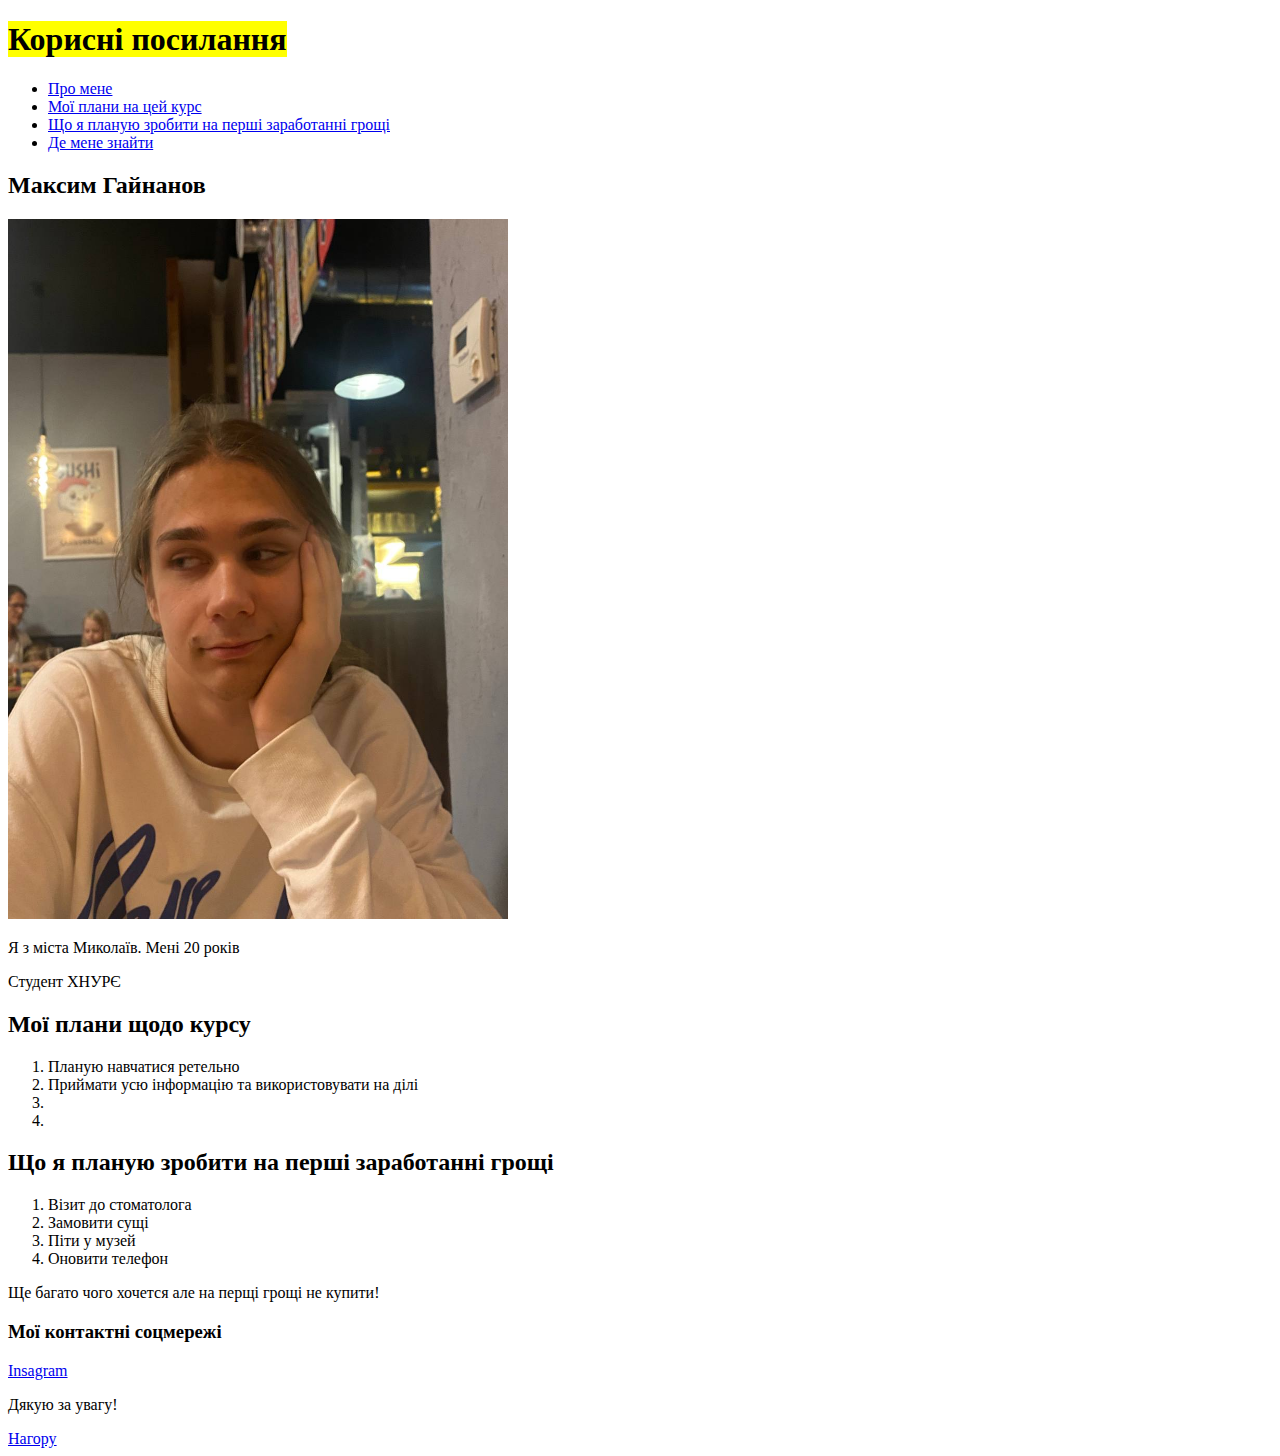
<file: lessons_02/index.html>
<!DOCTYPE html>
<html lang="uk">
<head>
    <meta charset="UTF-8">
    <meta name="viewport" content="width=device-width, initial-scale=1.0">
    <title>My info</title>
</head>
<body>
    <header>
        <!-- Посилання про мене -->
        <div id="up">
            <h1><mark>Корисні посилання</mark></h1>
            <ul>
                <li><a href="#about">Про мене</a></li>
                <li><a href="#plans">Мої плани на цей курс</a></li>
                <li><a href="#money">Що я планую зробити на перші заработанні грощі</a></li>
                <li><a href="#contact">Де мене знайти</a></li>
            </ul>
        </div>
    </header>
    <main>
        <div id="about">
            <h2>Максим Гайнанов</h2>
            <img src="img/photo_2024-06-12_21-16-33.jpg" alt="Me in restoraunt" width="500" height="700">
            <p>Я з міста Миколаїв. Мені 20 років</p>
            <p>Студент <span>ХНУРЄ</span></p>
        </div>
        <div>
            <h2 id="plans">Мої плани щодо курсу</h2>
            <ol>
                <li>Планую навчатися ретельно</li>
                <li>Приймати усю інформацію та використовувати на ділі</li>
                <li></li>
                <li></li>
            </ol>
        </div>
        <div id="money">
            <h2>Що я планую зробити на перші заработанні грощі</h2>
            <ol>
                <li>Візит до стоматолога</li>
                <li>Замовити сущі</li>
                <li>Піти у музей</li>
                <li>Оновити телефон</li>
            </ol>
            <p>Ще багато чого хочется але на перщі грощі не купити!</p>
        </div>
    </main>
    <footer>
        <div id="contact">
            <h3>Мої контактні соцмережі</h3>
            <a href="https://www.instagram.com/maxfell_310/" target="_blank">Insagram</a>
            <p><span>Дякую за увагу!</span></p>
            <a href="#up">Нагору</a>
        </div>
    </footer>
</body>
</html>
</file>
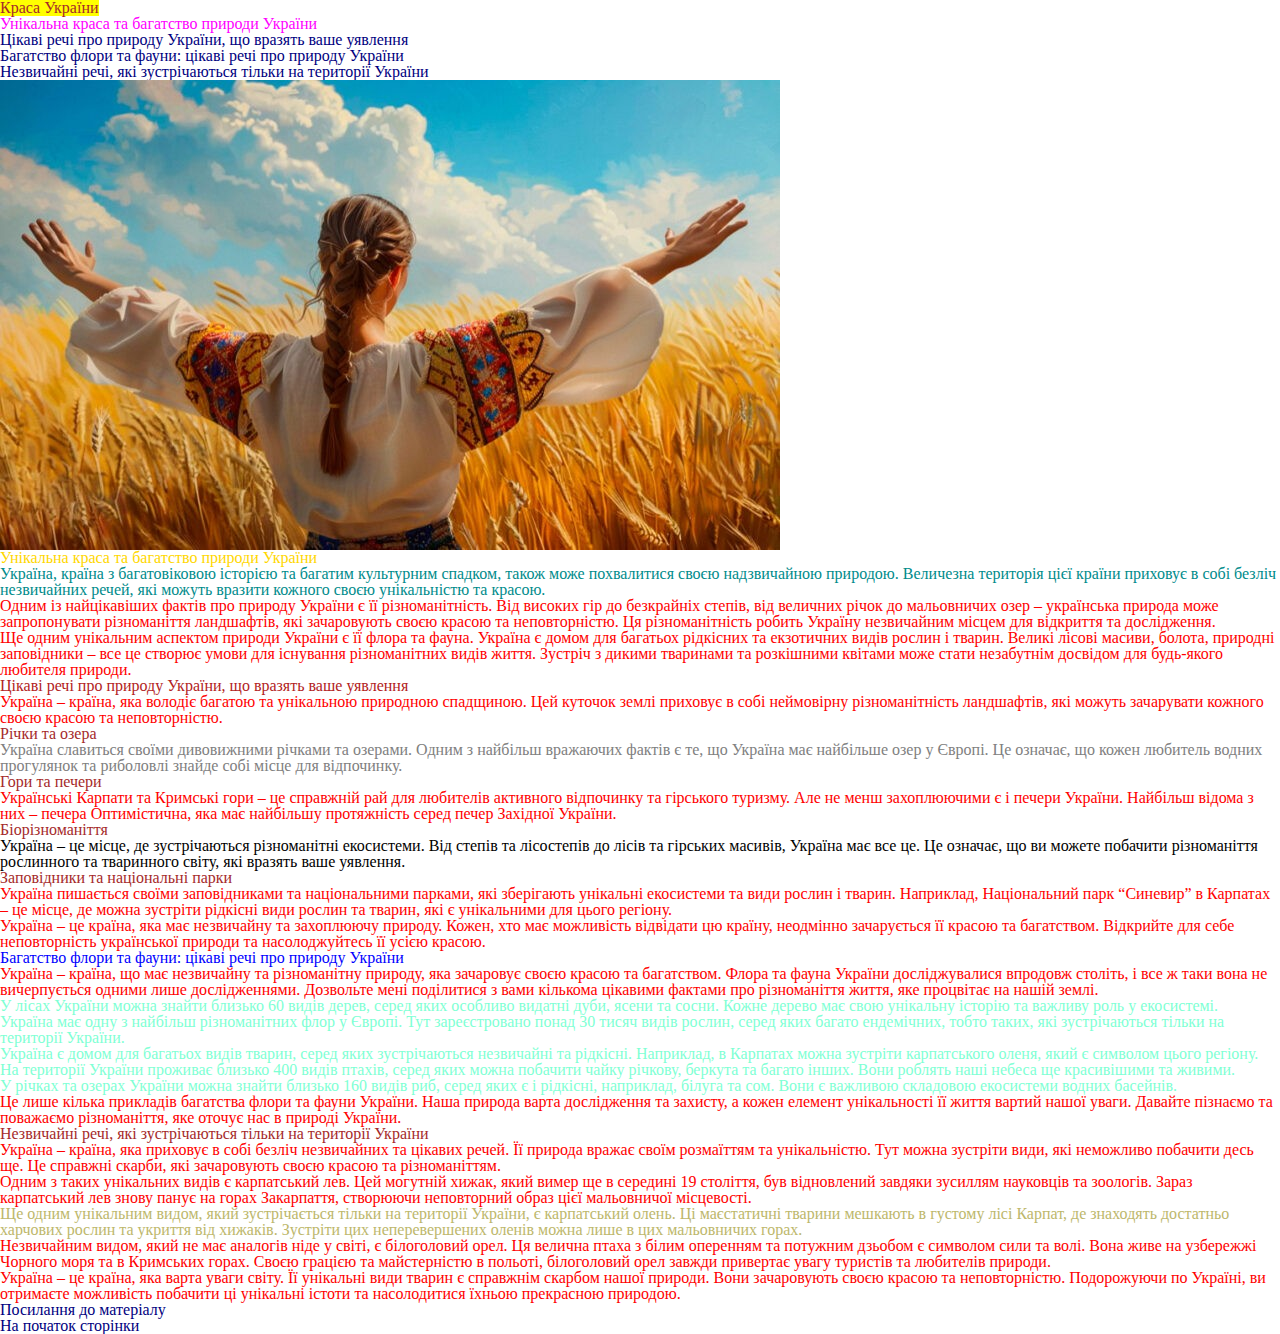
<file: lessons_03/index.html>
<!DOCTYPE html>
<html lang="uk">
<head>
    <meta charset="UTF-8">
    <meta name="viewport" content="width=device-width, initial-scale=1.0">
    <link rel="stylesheet" href="styles/style.css">
    <title>Про Україну</title>
    <style>
        .for_test_styles{
            color: aqua;
        }
    </style>
</head>
<body>
    <header>
        <div id="up" title="Navigation">
            <p><mark>Краса України</mark></p>
            <ul class="navigation_list">
                <li><a href="#unic_beauty" class="first_link">Унікальна краса та багатство природи України</a></li>
                <li><a href="#interesting_things" class="second_link">Цікаві речі про природу України, що вразять ваше уявлення</a></li>
                <li><a href="#richness_of_flora_and_fauna" class="thrird_link">Багатство флори та фауни: цікаві речі про природу України</a></li>
                <li><a href="#only_in_Ukraine" class="fourth_link">Незвичайні речі, які зустрічаються тільки на території України</a></li>
        </ul>
        </div>
    </header>
    <main>
        <div class="article">
                <img src="img/Ukrainian_girljpg.jpg" alt="Українська дівчина">
            <div id="unic_beauty" class="article_first">
                <h1><span>Унікальна краса та багатство природи України</span></h1>
                <p class="article text">Україна, країна з багатовіковою історією та багатим культурним спадком, також може похвалитися своєю надзвичайною природою. Величезна територія цієї країни приховує в собі безліч незвичайних речей, які можуть вразити кожного своєю унікальністю та красою.</p>
                <p>Одним із найцікавіших фактів про природу України є її різноманітність. Від високих гір до безкрайніх степів, від величних річок до мальовничих озер – українська природа може запропонувати різноманіття ландшафтів, які зачаровують своєю красою та неповторністю. Ця різноманітність робить Україну незвичайним місцем для відкриття та дослідження.</p>
                <p>Ще одним унікальним аспектом природи України є її флора та фауна. Україна є домом для багатьох рідкісних та екзотичних видів рослин і тварин. Великі лісові масиви, болота, природні заповідники – все це створює умови для існування різноманітних видів життя. Зустріч з дикими тваринами та розкішними квітами може стати незабутнім досвідом для будь-якого любителя природи.</p>
            </div>
            <div id="interesting_things">
                <div id="first_interesting_things">
                    <h2>Цікаві речі про природу України, що вразять ваше уявлення</h2>
                    <p>Україна – країна, яка володіє багатою та унікальною природною спадщиною. Цей куточок землі приховує в собі неймовірну різноманітність ландшафтів, які можуть зачарувати кожного своєю красою та неповторністю.</p>
                </div>
                <div class="article_test">
                    <h3>Річки та озера</h3>
                    <p>Україна славиться своїми дивовижними річками та озерами. Одним з найбільш вражаючих фактів є те, що Україна має найбільше озер у Європі. Це означає, що кожен любитель водних прогулянок та риболовлі знайде собі місце для відпочинку.</p>
                </div>
                <div class="article_test2">
                    <h3>Гори та печери</h3>
                    <p>Українські Карпати та Кримські гори – це справжній рай для любителів активного відпочинку та гірського туризму. Але не менш захоплюючими є і печери України. Найбільш відома з них – печера Оптимістична, яка має найбільшу протяжність серед печер Західної України.</p>
        
                </div>
                <div class="article_test3">
                    <h3>Біорізноманіття</h3>
                    <p>Україна – це місце, де зустрічаються різноманітні екосистеми. Від степів та лісостепів до лісів та гірських масивів, Україна має все це. Це означає, що ви можете побачити різноманіття рослинного та тваринного світу, які вразять ваше уявлення.</p>
        
                </div>
                <div class="article_with_patern">
                    <h3>Заповідники та національні парки</h3>
                    <p>Україна пишається своїми заповідниками та національними парками, які зберігають унікальні екосистеми та види рослин і тварин. Наприклад, Національний парк “Синевир” в Карпатах – це місце, де можна зустріти рідкісні види рослин та тварин, які є унікальними для цього регіону.</p>
                    <p>Україна – це країна, яка має незвичайну та захоплюючу природу. Кожен, хто має можливість відвідати цю країну, неодмінно зачарується її красою та багатством. Відкрийте для себе неповторність української природи та насолоджуйтесь її усією красою.</p>
                </div>
            </div>
            <div id="richness_of_flora_and_fauna">
                <h2 style="color: blue;">Багатство флори та фауни: цікаві речі про природу України</h2>
                <p>Україна – країна, що має незвичайну та різноманітну природу, яка зачаровує своєю красою та багатством. Флора та фауна України досліджувалися впродовж століть, і все ж таки вона не вичерпується одними лише дослідженнями. Дозвольте мені поділитися з вами кількома цікавими фактами про різноманіття життя, яке процвітає на нашій землі.</p>
                <ul class="list">
                    <li class="item list">У лісах України можна знайти близько 60 видів дерев, серед яких особливо видатні дуби, ясени та сосни. Кожне дерево має свою унікальну історію та важливу роль у екосистемі.</li>
                    <li class="item list">Україна має одну з найбільш різноманітних флор у Європі. Тут зареєстровано понад 30 тисяч видів рослин, серед яких багато ендемічних, тобто таких, які зустрічаються тільки на території України.</li>
                    <li class="item list">Україна є домом для багатьох видів тварин, серед яких зустрічаються незвичайні та рідкісні. Наприклад, в Карпатах можна зустріти карпатського оленя, який є символом цього регіону.</li>
                    <li class="item list">На території України проживає близько 400 видів птахів, серед яких можна побачити чайку річкову, беркута та багато інших. Вони роблять наші небеса ще красивішими та живими.</li>
                    <li class="item list">У річках та озерах України можна знайти близько 160 видів риб, серед яких є і рідкісні, наприклад, білуга та сом. Вони є важливою складовою екосистеми водних басейнів.</li>
                </ul>
                <p>Це лише кілька прикладів багатства флори та фауни України. Наша природа варта дослідження та захисту, а кожен елемент унікальності її життя вартий нашої уваги. Давайте пізнаємо та поважаємо різноманіття, яке оточує нас в природі України.</p>
            </div>
            <div id="only_in_Ukraine">
                <h3>Незвичайні речі, які зустрічаються тільки на території України</h3>
                <p class="for_test_styles">Україна – країна, яка приховує в собі безліч незвичайних та цікавих речей. Її природа вражає своїм розмаїттям та унікальністю. Тут можна зустріти види, які неможливо побачити десь ще. Це справжні скарби, які зачаровують своєю красою та різноманіттям.</p>
                <p>Одним з таких унікальних видів є карпатський лев. Цей могутній хижак, який вимер ще в середині 19 століття, був відновлений завдяки зусиллям науковців та зоологів. Зараз карпатський лев знову панує на горах Закарпаття, створюючи неповторний образ цієї мальовничої місцевості.</p>
                <p id="special_color">Ще одним унікальним видом, який зустрічається тільки на території України, є карпатський олень. Ці маєстатичні тварини мешкають в густому лісі Карпат, де знаходять достатньо харчових рослин та укриття від хижаків. Зустріти цих неперевершених оленів можна лише в цих мальовничих горах.</p>
                <p>Незвичайним видом, який не має аналогів ніде у світі, є білоголовий орел. Ця велична птаха з білим оперенням та потужним дзьобом є символом сили та волі. Вона живе на узбережжі Чорного моря та в Кримських горах. Своєю грацією та майстерністю в польоті, білоголовий орел завжди привертає увагу туристів та любителів природи.</p>
                <p>Україна – це країна, яка варта уваги світу. Її унікальні види тварин є справжнім скарбом нашої природи. Вони зачаровують своєю красою та неповторністю. Подорожуючи по Україні, ви отримаєте можливість побачити ці унікальні істоти та насолодитися їхньою прекрасною природою.</p>
            </div>
        </div>
    </main>
    <footer>
        <div class="links_info">
            <div class="links_page">
                <a href="https://fact-news.com.ua/unikalni-fakti-pro-prirodu-ukraini-sho-vas-zacharuyut-vidkrijte-krasu-ta-bagatstvo-nashoi-kraini/" target="_blank">Посилання до матеріалу</a>
            </div>
            <div class="links_up">
                <a href="#up" title="Початок сторінки">На початок сторінки</a>
            </div>
        </div>
    </footer>
</body>
</html>
</file>
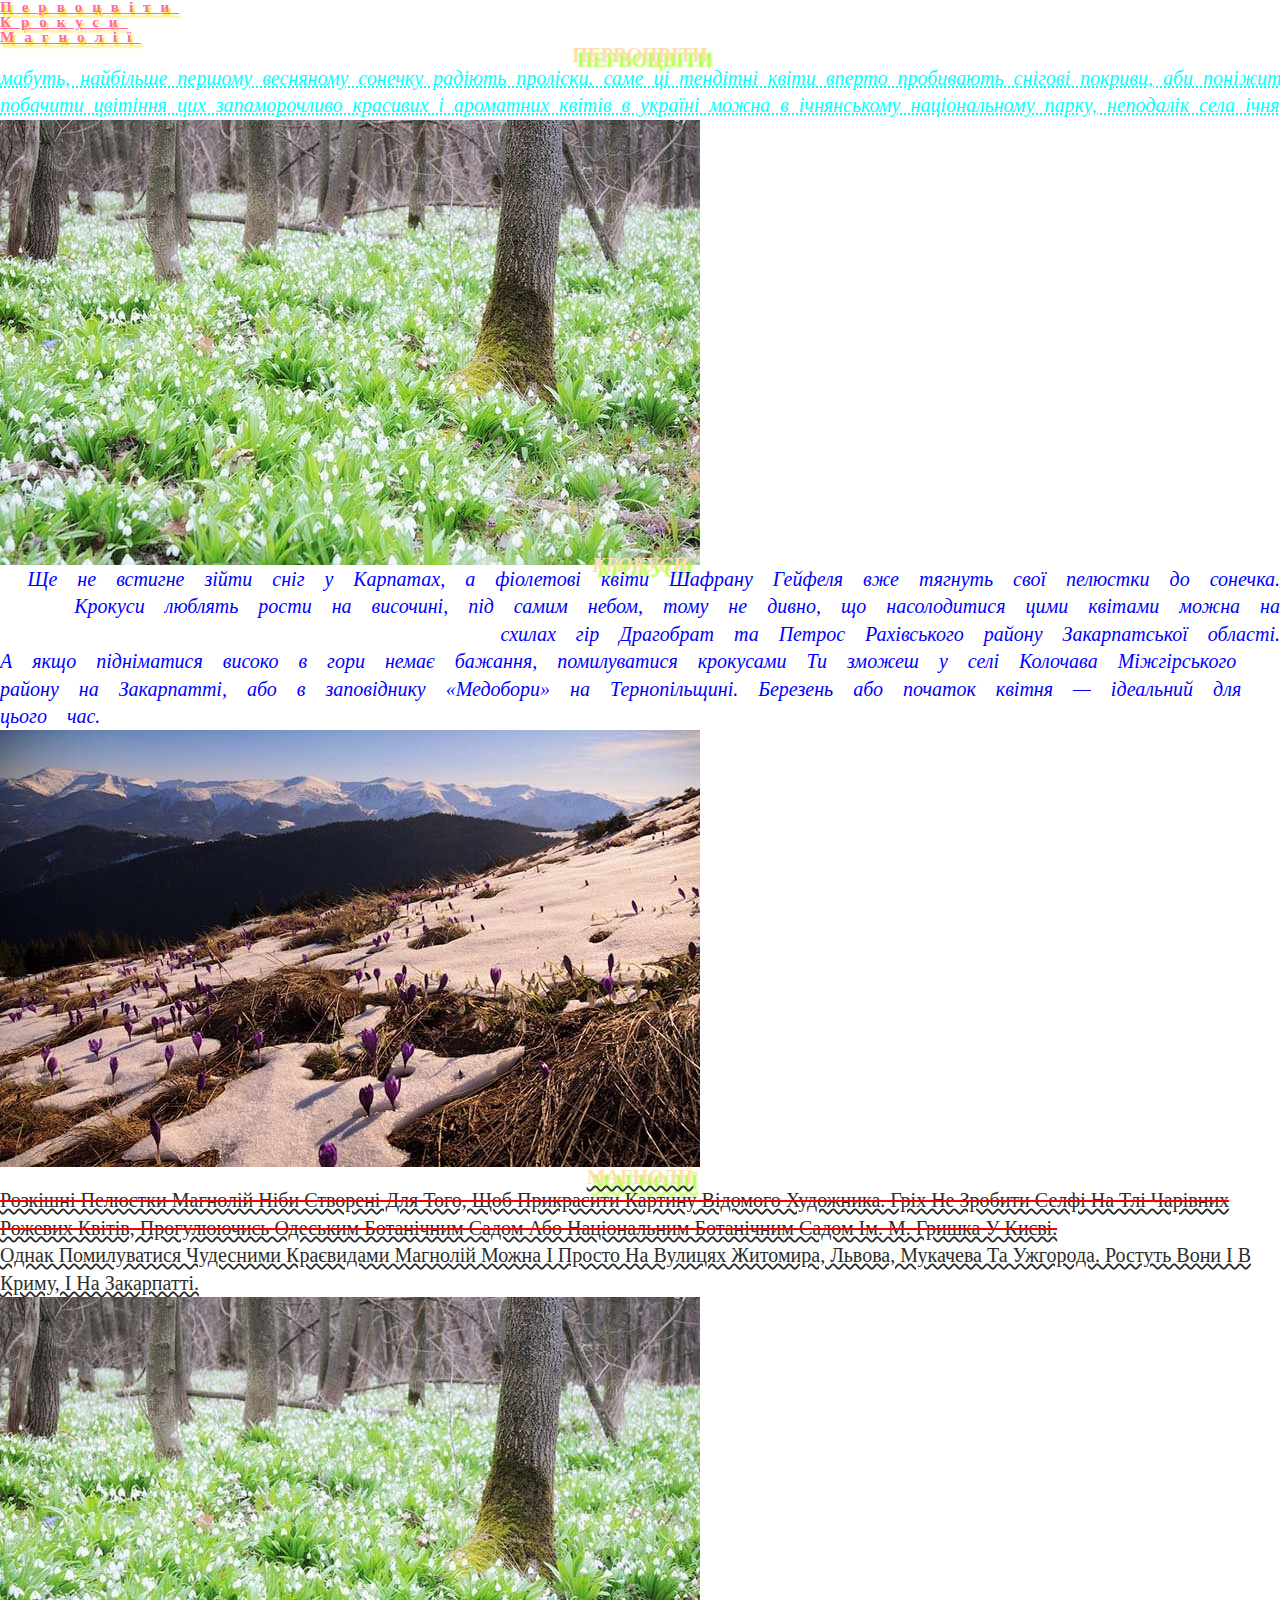
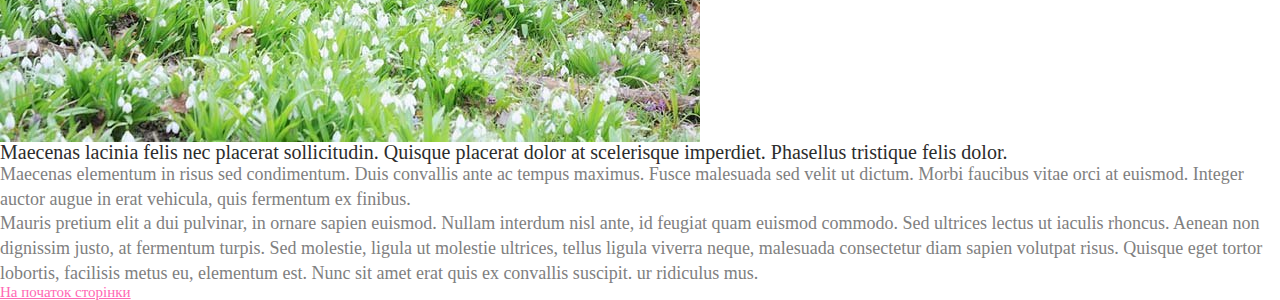
<file: lessons_04/index.html>
<!DOCTYPE html>
<html lang="zxx">
<head>
    <meta charset="UTF-8">
    <meta name="viewport" content="width=device-width, initial-scale=1.0">
    <!-- Нащі шрифти -->
    <link href="https://fonts.googleapis.com/css?family=Poppins:regular,500&display=swap"
        rel="stylesheet">
    
    <link rel="stylesheet" href="styles/style.css">
    <title>Lesson 4</title>
</head>
<body>
    <header id="start_page">
        <nav>
            <ul>
                <li><a href="#first_division">Первоцвіти</a></li>
                <li><a href="#second_division">Крокуси</a></li>
                <li><a href="#trird_division">Магнолії</a></li>
            </ul>
        </nav>
    </header>
    <main class="title">
       <section class="general_task">
        <div class="first_block" id="first_division">
            <h2 class="name_of_flower">Первоцвіти</h2>
            <p>Мабуть, найбільше першому весняному сонечку радіють проліски. Саме ці тендітні квіти вперто пробивають снігові покриви, аби поніжитись у його несміливих променях. Ну, а якщо не зацвіте підсніжник, то, певно, і весна не настане.</p>
            <p>Побачити цвітіння цих запаморочливо красивих і ароматних квітів в Україні можна в Ічнянському національному парку, неподалік села Ічня, що на Чернігівщині. Однак похвалитися густими килимами первоцвітів можуть і карпатські полонини, хоч не кожен зважиться підкорювати засніжені схили у перші, ще холодні весняні дні.</p>
            <img src="img/pervocvitu.jpg" alt="Первоцвіти">
        </div>
        <div class="second_block" id="second_division">
            <h2 class="name_of_flower">Крокуси</h2>
            <p class="text_general">Ще не встигне зійти сніг у Карпатах, а фіолетові квіти Шафрану Гейфеля вже тягнуть свої пелюстки до сонечка. Крокуси люблять рости на височині, під самим небом, тому не дивно, що насолодитися цими квітами можна на схилах гір Драгобрат та Петрос Рахівського району Закарпатської області.</p>
            <p>А якщо підніматися високо в гори немає бажання, помилуватися крокусами Ти зможеш у селі Колочава Міжгірського району на Закарпатті, або в заповіднику «Медобори» на Тернопільщині. Березень або початок квітня — ідеальний для цього час.</p>
            <img src="img/krocusu.jpg" alt="Крокуси">
        </div>
        <div class="trird_block" id="trird_division">
            <h2 class="name_of_flower">Магнолії</h2>
            <p class="text_decoration">Розкішні пелюстки магнолій ніби створені для того, щоб прикрасити картину відомого художника. Гріх не зробити селфі на тлі чарівних рожевих квітів, прогулюючись Одеським ботанічним садом або Національним ботанічним садом ім. М. Гришка у Києві.</p>
            <p>Однак помилуватися чудесними краєвидами магнолій можна і просто на вулицях Житомира, Львова, Мукачева та Ужгорода. Ростуть вони і в Криму, і на Закарпатті.</p>
            <img src="img/pervocvitu.jpg" alt="Магнолії">
        </div>
       </section>
       <section class="homework">
            <h3>Maecenas lacinia felis nec placerat sollicitudin. Quisque placerat dolor at scelerisque imperdiet. Phasellus tristique felis dolor.</h2>
            <div class="container-text">
                <p>
                    Maecenas elementum in risus sed condimentum. Duis convallis ante ac tempus maximus. Fusce malesuada sed velit ut dictum. Morbi faucibus vitae orci at euismod. Integer auctor augue in erat vehicula, quis fermentum ex finibus. 
                </p>
                <p>
                    Mauris pretium elit a dui pulvinar, in ornare sapien euismod. Nullam interdum nisl ante, id feugiat quam euismod commodo. Sed ultrices lectus ut iaculis rhoncus. Aenean non dignissim justo, at fermentum turpis. Sed molestie, ligula ut molestie ultrices, tellus ligula viverra neque, malesuada consectetur diam sapien volutpat risus.
                    Quisque eget tortor lobortis, facilisis metus eu, elementum est. Nunc sit amet erat quis ex convallis suscipit. ur ridiculus mus.
                </p>
            </div>
       </section>
    </main>
    <footer>
        <nav>
            <a href="#start_page">На початок сторінки</a>
        </nav>
    </footer>
</body>
</html>
</file>
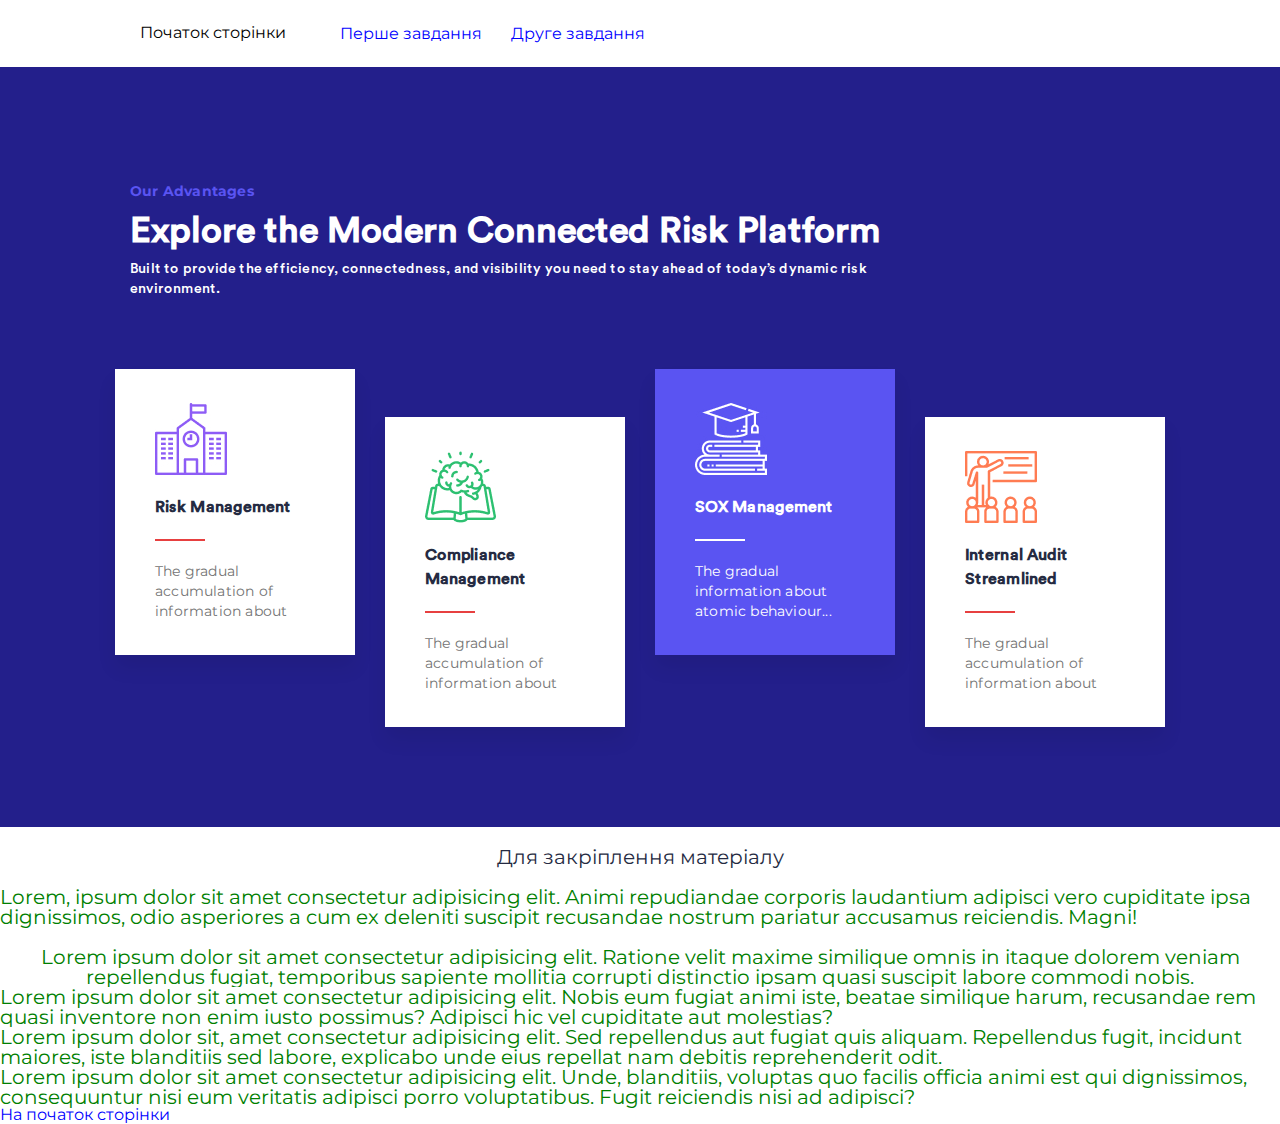
<file: lessons_05/index.html>
<!DOCTYPE html>
<html lang="zxx">
<head>
    <meta charset="UTF-8">
    <meta name="viewport" content="width=device-width, initial-scale=1.0">
    <link rel="stylesheet" href="styles/styles.css">
    <title>lesson 05</title>
</head>
<body>
    <header class="header">
        <h1 id="start">Початок сторінки</h1>
        <ul class="navigation">
            <li class="nav_item"><a href="#first_task">Перше завдання</a></li>
            <li class="nav_item"><a href="#second_task">Друге завдання</a></li>
        </ul>
    </header>
    <section class="first_task" id="first_task">
        <div class="hometask">
            <div class="advantages_wraper">
                <div class="adventages">
                    <div class="advantages_information">
                        <div class="adventages_subtitle">
                            <p>Our Advantages</p>
                        </div>
                        <h2 class="adventages_title">Explore the Modern Connected Risk Platform</h2>
                        <div class="adventages_text">
                            <p>Built to provide the efficiency, connectedness, and visibility you need to stay ahead of today’s dynamic risk environment.</p>
                        </div>
                    </div>
                </div>
                <div class="cards">
                    <div class="card first">
                        <div class="cards_main">
                            <img src="img/risk.jpg" class="card_img" alt="Будівня з годинником">
                            <h4 class="card_title">Risk Management </h4>
                            <div class="card_space"></div>
                            <div class="card_text">The gradual accumulation of information about</div>
                        </div>
                    </div>
                    <div class="card second">
                        <div class="cards_main">
                            <img src="img/compliance.jpg" class="card_img" alt="Відкрита книга та мозок">
                            <h4 class="card_title">Compliance Management</h4>
                            <div class="card_space"></div>
                            <div class="card_text">The gradual accumulation of information about</div>
                        </div>
                    </div>
                    <div class="card third">
                        <div class="cards_main">
                            <img src="img/SOX.jpg" class="card_img" alt="Випускний ковпачок та закриті книги">
                            <h4 class="card_title">SOX Management</h4>
                            <div class="card_space"></div>
                            <div class="card_text">The gradual information about atomic behaviour...</div>
                        </div>
                    </div>
                    <div class="card fourth">
                        <div class="cards_main">
                            <img src="img/internal_audit.jpg" class="card_img" alt="Одна людина яка демонструє групі людей на дошці">
                            <h4 class="card_title">Internal Audit Streamlined</h4>
                            <div class="card_space"></div>
                            <div class="card_text">The gradual accumulation of information about</div>
                        </div>
                    </div>
                </div>
            </div>
        </div>
    </section>
    <section class="second_task" id="second_task">
        <h3 class="head_name">Для закріплення матеріалу</h3>
        <p class="first_test">Lorem, ipsum dolor sit amet consectetur adipisicing elit. Animi repudiandae corporis laudantium adipisci vero cupiditate ipsa dignissimos, odio asperiores a cum ex deleniti suscipit recusandae nostrum pariatur accusamus reiciendis. Magni!</p>
        <p class="second_test">Lorem ipsum dolor sit amet consectetur adipisicing elit. Ratione velit maxime similique omnis in itaque dolorem veniam repellendus fugiat, temporibus sapiente mollitia corrupti distinctio ipsam quasi suscipit labore commodi nobis.</p>
        <p class="third_test">Lorem ipsum dolor sit amet consectetur adipisicing elit. Nobis eum fugiat animi iste, beatae similique harum, recusandae rem quasi inventore non enim iusto possimus? Adipisci hic vel cupiditate aut molestias?</p>
        <p class="fourth_test">Lorem ipsum dolor sit, amet consectetur adipisicing elit. Sed repellendus aut fugiat quis aliquam. Repellendus fugit, incidunt maiores, iste blanditiis sed labore, explicabo unde eius repellat nam debitis reprehenderit odit.</p>
        <p class="fifth_test">Lorem ipsum dolor sit amet consectetur adipisicing elit. Unde, blanditiis, voluptas quo facilis officia animi est qui dignissimos, consequuntur nisi eum veritatis adipisci porro voluptatibus. Fugit reiciendis nisi ad adipisci?</p>

    </section>
    <footer>
        <a href="#start">На початок сторінки</a>
    </footer>
</body>
</html>
</file>
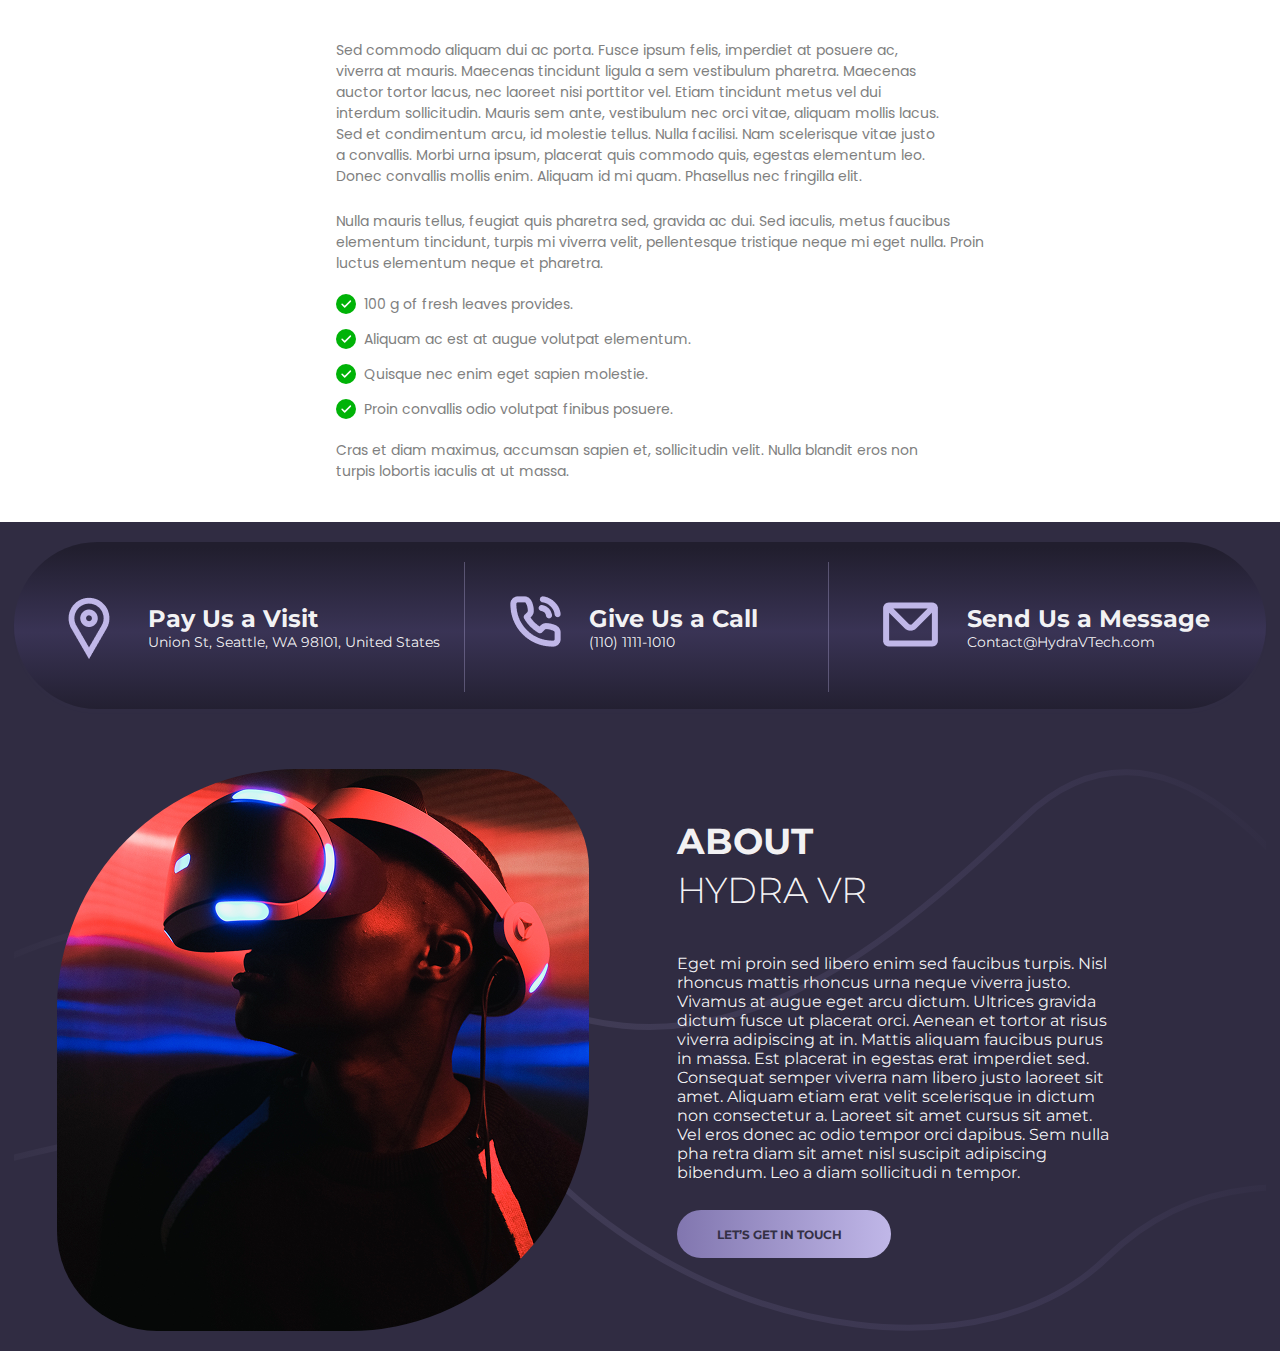
<file: lessons_06/index.html>
<!DOCTYPE html>
<html lang="zxx">
<head>
    <meta charset="UTF-8">
    <meta name="viewport" content="width=device-width, initial-scale=1.0">
    <link rel="stylesheet" href="styles/style.css">
    <title>Lesson 06</title>
</head>
<body>
    <div class="wrapper">
        <div class="ecobazar">
            <div class="general_text">
                <p>Sed commodo aliquam dui ac porta. Fusce ipsum felis, imperdiet at posuere ac, viverra at mauris. Maecenas tincidunt ligula a sem vestibulum pharetra. Maecenas auctor tortor lacus, nec laoreet nisi porttitor vel. Etiam tincidunt metus vel dui interdum sollicitudin. Mauris sem ante, vestibulum nec orci vitae, aliquam mollis lacus. Sed et condimentum arcu, id molestie tellus. Nulla facilisi. Nam scelerisque vitae justo a convallis. Morbi urna ipsum, placerat quis commodo quis, egestas elementum leo. Donec convallis mollis enim. Aliquam id mi quam. Phasellus nec fringilla elit.</p>
                <p>Nulla mauris tellus, feugiat quis pharetra sed, gravida ac dui. Sed iaculis, metus faucibus elementum tincidunt, turpis mi viverra velit, pellentesque tristique neque mi eget nulla. Proin luctus elementum neque et pharetra. </p>
            </div>
            <div class="list">
                <ul class="main_list">
                    <li class="list_item">100 g of fresh leaves provides.</li>
                    <li class="list_item">Aliquam ac est at augue volutpat elementum.</li>
                    <li class="list_item">Quisque nec enim eget sapien molestie.</li>
                    <li class="list_item">Proin convallis odio volutpat finibus posuere.</li>
                </ul>
            </div>
            <div>
                <p>Cras et diam maximus, accumsan sapien et, sollicitudin velit. Nulla blandit eros non turpis lobortis iaculis at ut massa. </p>
            </div>
        </div>
        <div class="hydra">
            <div class="main_hydra">
                <div class="contact_links">
                    <div class="contact_items">
                        <div class="contact_item first">
                            <div class="image_info">
                                <img src="img/Location-Icon.png" alt="pointer">
                            </div>
                            <div class="text_info">
                                <a href="#">Pay Us a Visit</a>
                                <p>Union St, Seattle, WA 98101, United States</p>
                            </div>
                        </div>
                        <div class="contact_item second">
                            <div class="image_info">
                                <img src="img/phone-call.png" alt="telephone">
                            </div>
                            <div class="text_info">
                                <a href="#">Give Us a Call</a>
                                <p>(110) 1111-1010</p>
                            </div>
                        </div>
                        <div class="contact_item third">
                            <div class="image_info">
                                <img src="img/mail.png" alt="mail">
                            </div>
                            <div class="text_info">
                                <a href="#">Send Us a Message</a>
                                <p>Contact@HydraVTech.com</p>
                            </div>
                        </div>
                    </div>
                </div>
                <div class="about_section">
                    <div class="about_main">
                        <img src="img/pexels-shvets-production-7562014 1.png" alt="man in future glasses" class="img_man">
                        <div class="hydra_content">
                            <div class="about_title">
                                <p>ABOUT</p>
                            </div>
                            <div class="about_subtitle">
                                <p>HYDRA VR</p>
                            </div>
                            <div class="about_text">
                                <p>Eget mi proin sed libero enim sed faucibus turpis. Nisl rhoncus mattis rhoncus 
                                    urna neque viverra justo. Vivamus at augue eget arcu dictum. Ultrices gravida 
                                    dictum fusce ut placerat orci. Aenean et tortor at risus viverra adipiscing at in. 
                                    Mattis aliquam faucibus purus in massa. Est placerat in egestas erat imperdiet 
                                    sed. Consequat semper viverra nam libero justo laoreet sit amet. Aliquam 
                                    etiam erat velit scelerisque in dictum non consectetur a. Laoreet sit amet 
                                    cursus sit amet. Vel eros donec ac odio tempor orci dapibus. Sem nulla pha
                                    retra diam sit amet nisl suscipit adipiscing bibendum. Leo a diam sollicitudi
                                    n tempor.
                                </p>
                            </div>
                            <a href="#" class="contact_button">LET’S GET IN TOUCH</a>
                        </div>
                        
                    </div>
                </div>
            </div>
        </div>
    </div>
</body>
</html>
</file>
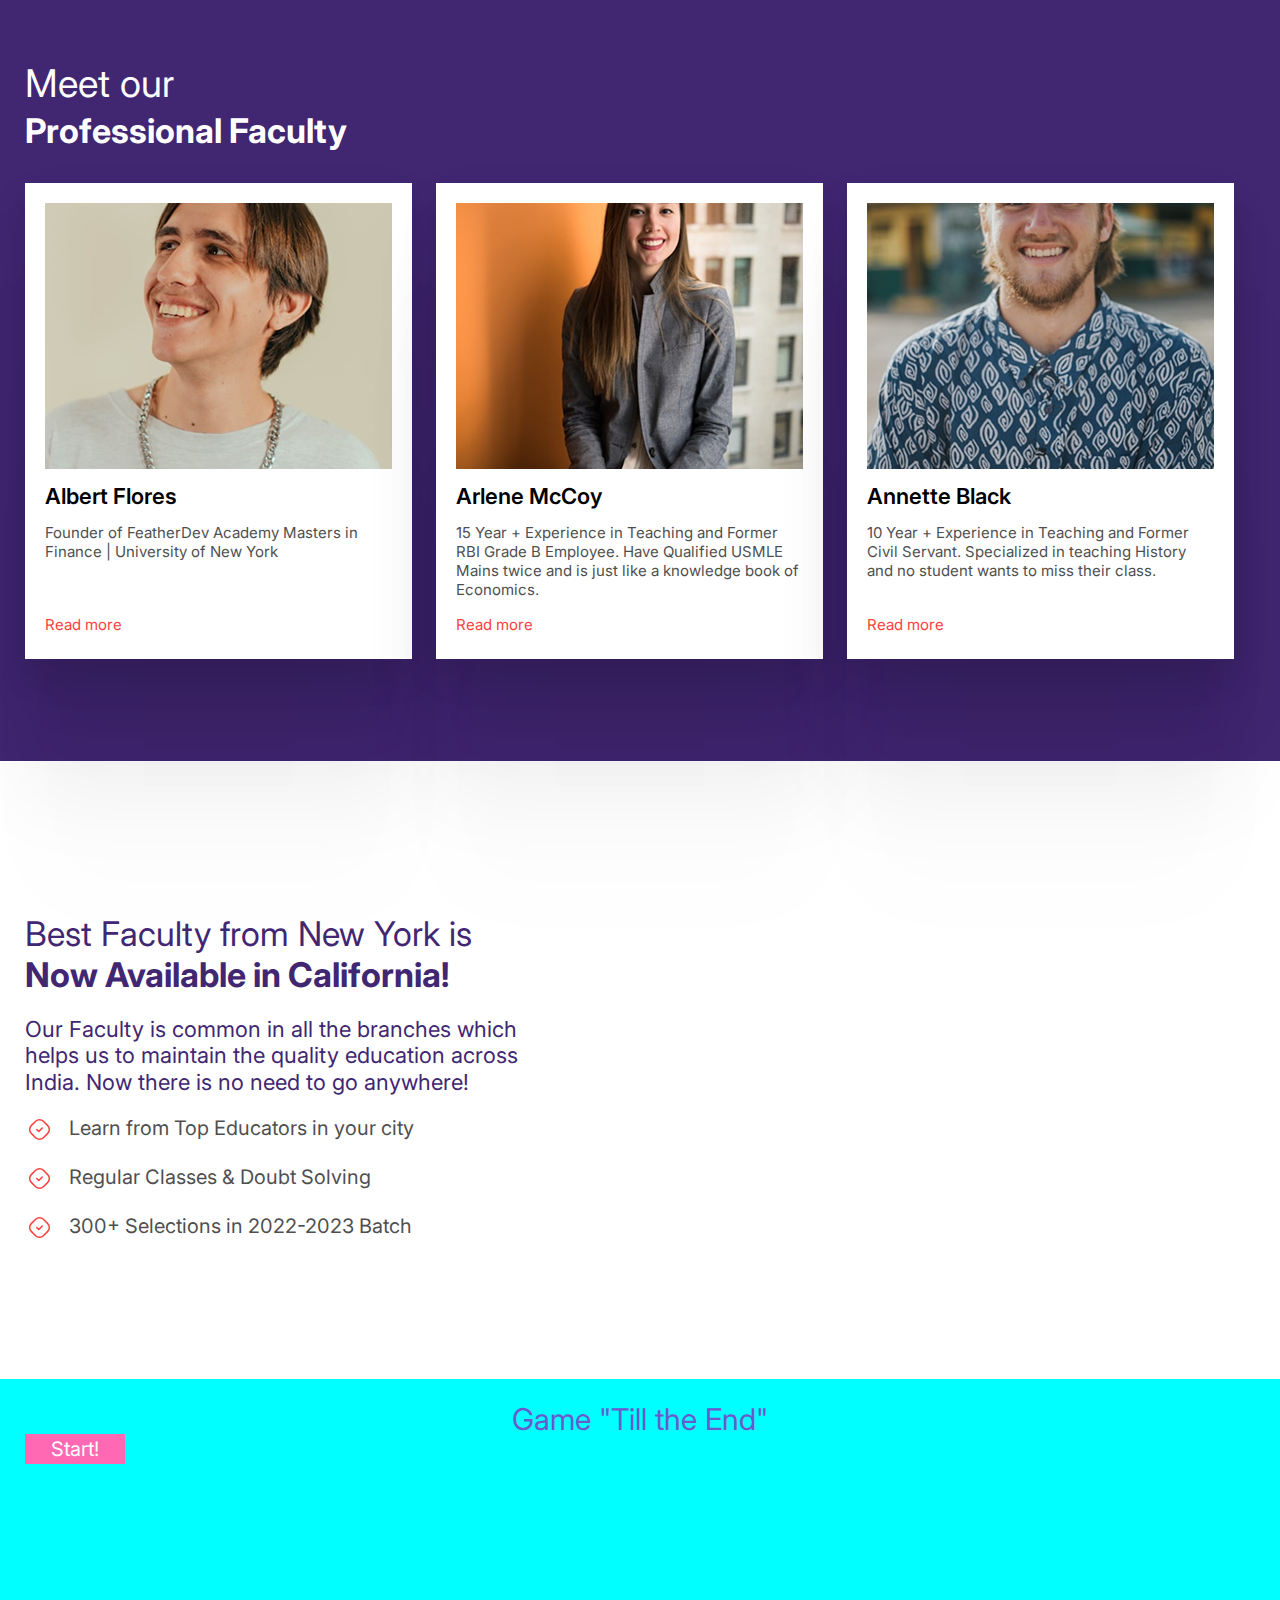
<file: lessons_07/index.html>
<!DOCTYPE html>
<html lang="zxx">
<head>
    <meta charset="UTF-8">
    <meta name="viewport" content="width=device-width, initial-scale=1.0">
    <link rel="stylesheet" href="styles/style.css">
    <title>Lesson 07</title>
</head>
<body>
    <main>
        <div class="card_section">
            <div class="container">
                <div class="header">
                    <h2>Meet our <br><span class="professional">Professional Faculty</span></h2>
                </div>
                <div class="list">
                    <ul class="cards">
                        <li class="cards_items">
                            <img src="img/first_man.png" class="card_img" alt="man with necklace">
                            <p>Albert Flores</p>
                            <p>Founder of FeatherDev Academy
                                Masters in Finance | University of New York</p>
                            <a href="#">Read more</a>
                        </li>
                        <li class="cards_items">
                            <img src="img/women.png" class="card_img" alt="women in jacket">
                            <p>Arlene McCoy</p>
                            <p>15 Year + Experience in Teaching and Former RBI Grade B Employee. Have Qualified USMLE Mains twice and is just like a knowledge book of Economics.</p>
                            <a href="#">Read more</a>
                        </li>
                        <li class="cards_items">
                            <img src="img/second_men.png" class="card_img" alt="men in t-shirt">
                            <p>Annette Black</p>
                            <p>10 Year + Experience in Teaching and Former Civil Servant. Specialized in teaching History and no student wants to miss their class.</p>
                            <a href="#">Read more</a>
                        </li>
                    </ul>
                </div>
            </div>
        </div>
        <div class="list_section">
           <div class="container">
                <div class="about_title">
                    <div class="main_title">
                        <h2>
                            Best Faculty from New York is <span>Now Available in California!</span>
                        </h2>
                        <p class="about_info">Our Faculty is common in all the branches which helps us to maintain the quality education across India. Now there is no need to go anywhere!</p>
                    </div>
                    <div class="main_list">
                        <ul class="list_about">
                            <li class="list_about_item">Learn from Top Educators in your city</li>
                            <li class="list_about_item">Regular Classes & Doubt Solving</li>
                            <li class="list_about_item">300+ Selections in 2022-2023 Batch</li>
                        </ul>
                    </div>
                </div>
           </div>
        </div>
        <div class="game_section">
            <div class="container">
                <div class="game_inner">
                    <h2 class="game_tittle">Game "Till the End"</h2>
                    <div class="game_layers">
                        <div class="game_start">Start!</div>
                        <div class="layer-01">10</div>
                        <div class="layer-02">20</div>
                        <div class="layer-03">30</div>
                        <div class="layer-04">40</div>
                        <div class="layer-05">50</div>
                        <div class="layer-06">60</div>
                        <div class="layer-07">70</div>
                        <div class="layer-08">80</div>
                        <div class="layer-09">90</div>
                        <div class="layer-10">99</div>
                        <div class="game_end">The End!</div>
                    </div>
                </div>
            </div>
        </div>
    </main>
</body>
</html>
</file>
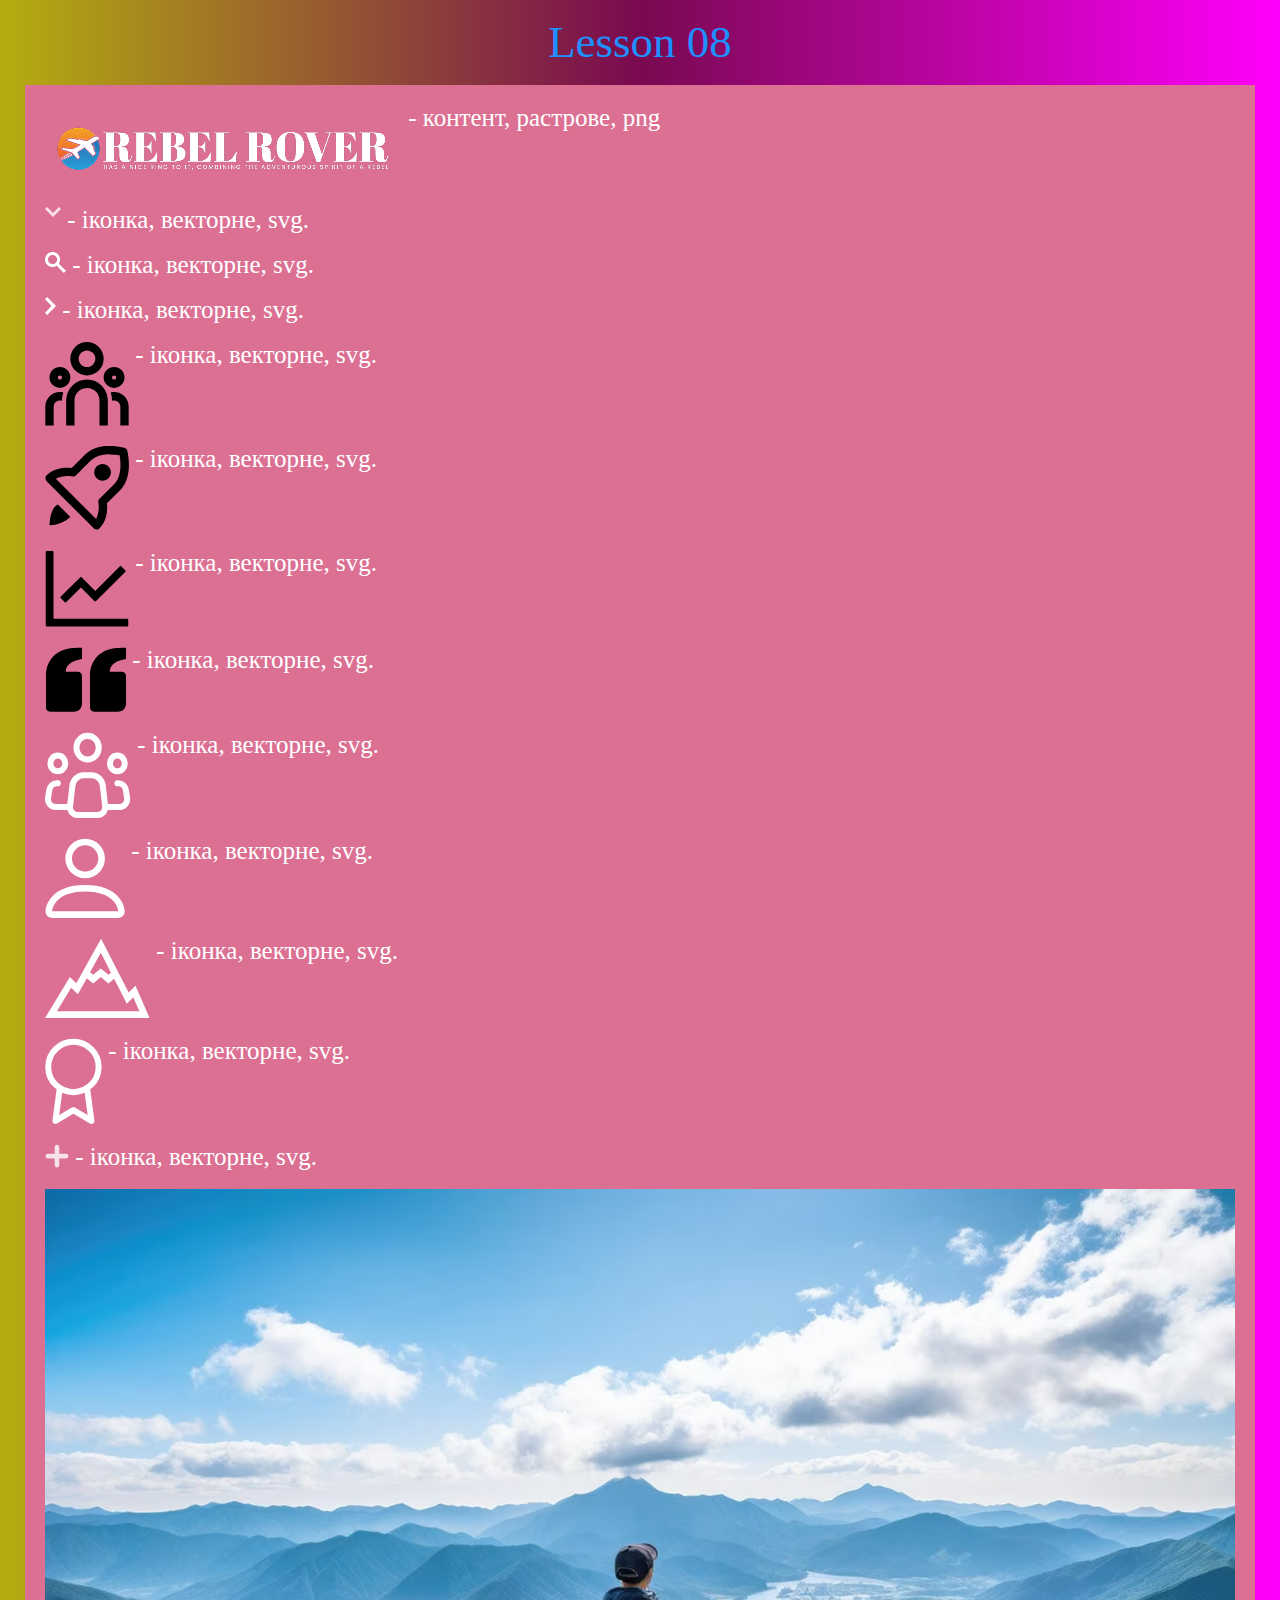
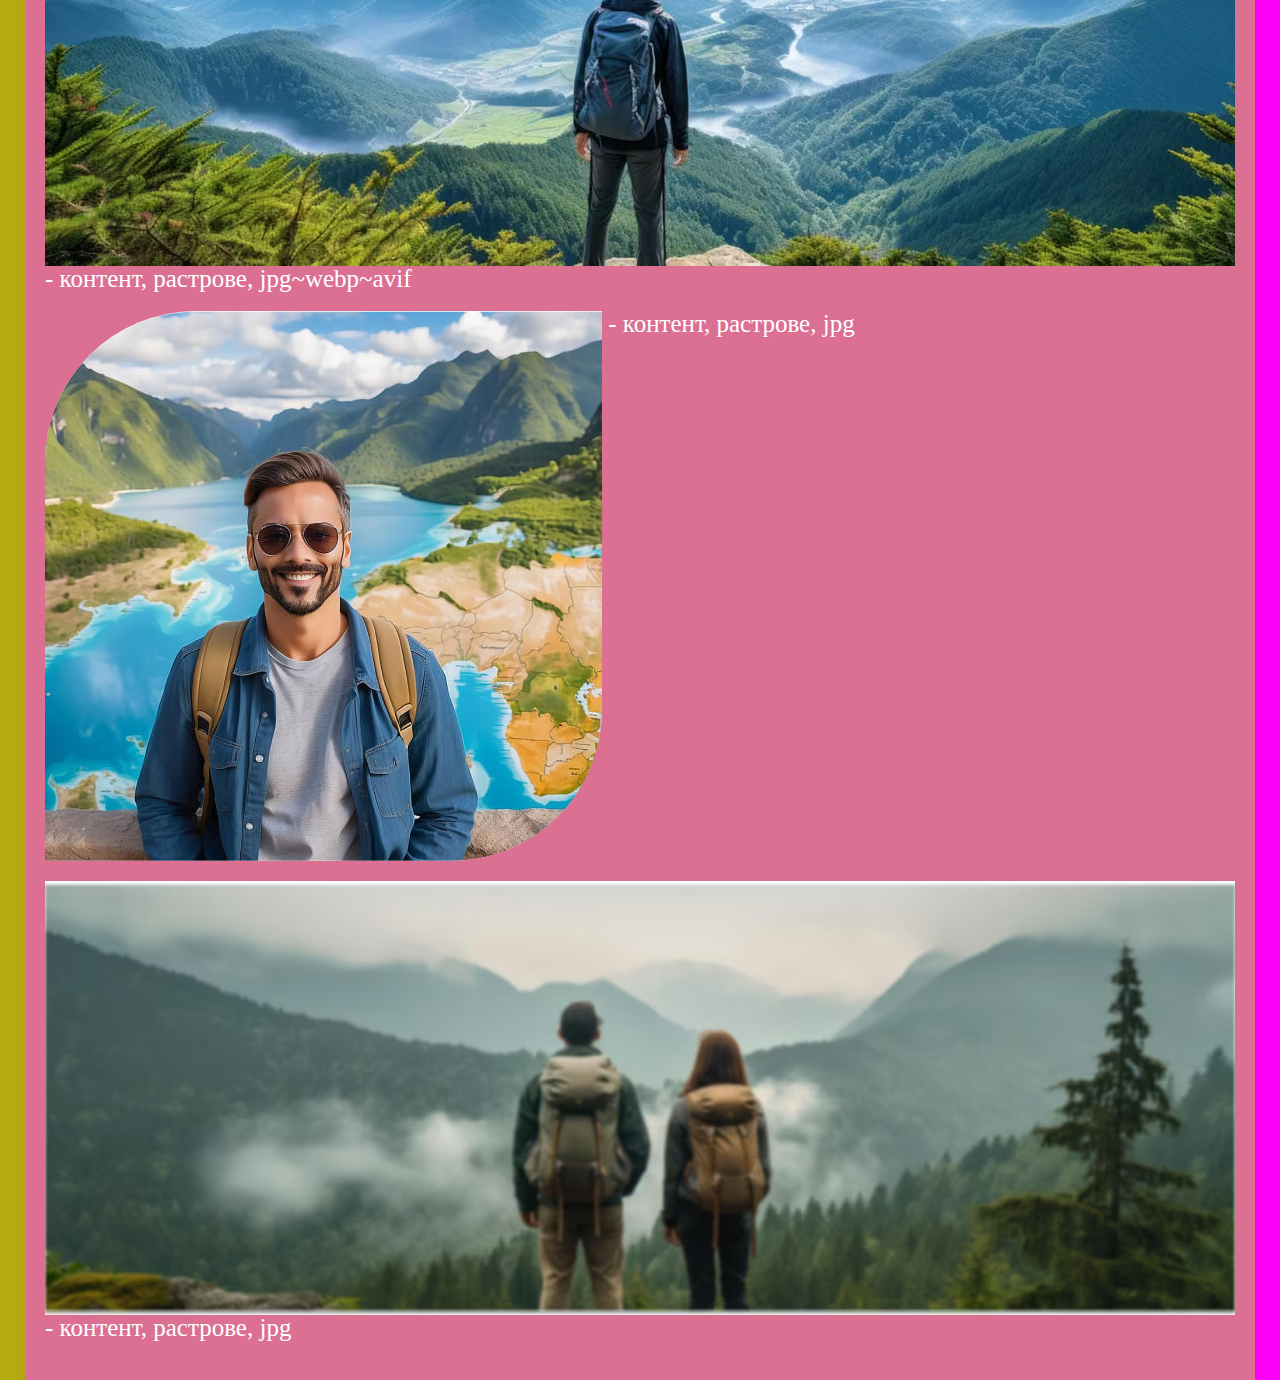
<file: lessons_08/index.html>
<!DOCTYPE html>
<html lang="en">
<head>
    <meta charset="UTF-8">
    <meta name="viewport" content="width=device-width, initial-scale=1.0">
    <link rel="stylesheet" href="styles/style.css">
    <title>Lesson_08</title>
</head>
<body>
        <header>
            <h1>Lesson 08</h1>
        </header>
        <main>
            <div class="wrapper">
                <div class="container">
                    <div class="photos_icons">
                        <p class="item">
                            <img src="img/logo1 2.png" alt="logo">
                            <span>- контент, растрове, png</span>
                        </p>
                        <p class="item">
                            <img src="img/Vector.svg" alt="icon down">
                            <span>- іконка, векторне, svg.</span>
                        </p>
                        <p class="item">
                            <img src="img/Vector3.svg" alt="icon search">
                            <span>- іконка, векторне, svg.</span>
                        </p>
                        <p class="item">
                            <img src="img/Vector2.svg" alt="icon right">
                            <span>- іконка, векторне, svg.</span>
                        </p>
                        <p class="item">
                            <img src="img/group_of_people.svg" alt="icon people">
                            <span>- іконка, векторне, svg.</span>
                        </p>
                        <p class="item">
                            <img src="img/rocket.svg" alt="icon rocket">
                            <span>- іконка, векторне, svg.</span>
                        </p>
                        <p class="item">
                            <img src="img/info_line.svg" alt="icon lines">
                            <span>- іконка, векторне, svg.</span>
                        </p>
                        <p class="item">
                            <img src="img/double_dots.svg" alt="icon dots">
                            <span>- іконка, векторне, svg.</span>
                        </p>
                        <p class="item">
                            <img src="img/Group_of_people2.svg" alt="icon peoples">
                            <span>- іконка, векторне, svg.</span>
                        </p>
                        <p class="item">
                            <img src="img/person.svg" alt="icon person">
                            <span>- іконка, векторне, svg.</span>
                        </p>
                        <p class="item">
                            <img src="img/mountain.svg" alt="icon mountain">
                            <span>- іконка, векторне, svg.</span>
                        </p>
                        <p class="item">
                            <img src="img/award.svg" alt="icon award">
                            <span>- іконка, векторне, svg.</span>
                        </p>
                        <p class="item">
                            <img src="img/icon_plus.svg" alt="icon plus">
                            <span>- іконка, векторне, svg.</span>
                        </p>
                        <p class="item">
                            <picture>
                                <source srcset="img/background-intro.avif 1x, img/background-intro-2x.avif 2x, img/background-intro-3x.avif 3x" type="image/avif">
                                <source srcset="img/background-intro.webp 1x, img/background-intro-2x.webp 2x, img/background-intro-3x.webp 3x" type="image/webp">
                                <img src="img/background-intro.jpg" alt="man with backpack stand in a hill">
                            </picture>
                            <span>- контент, растрове, jpg~webp~avif </span>
                        </p>
                        <p class="item">
                            <img class="man_in_glasses" src="img/man_in_glasses.jpg" alt="man in sunglasses">
                            <span>- контент, растрове, jpg </span>
                        </p>
                        <p class="item">
                            <img srcset="img/couple.avif 1x, img/couple-2x.avif 2x, img/couple-3x.avif 3x" src="img/couple.jpg" alt="couple of people">
                            <span>- контент, растрове, jpg </span>
                        </p>
                    </div>
                </div>
            </div>
        </main>
</body>
</html>
</file>
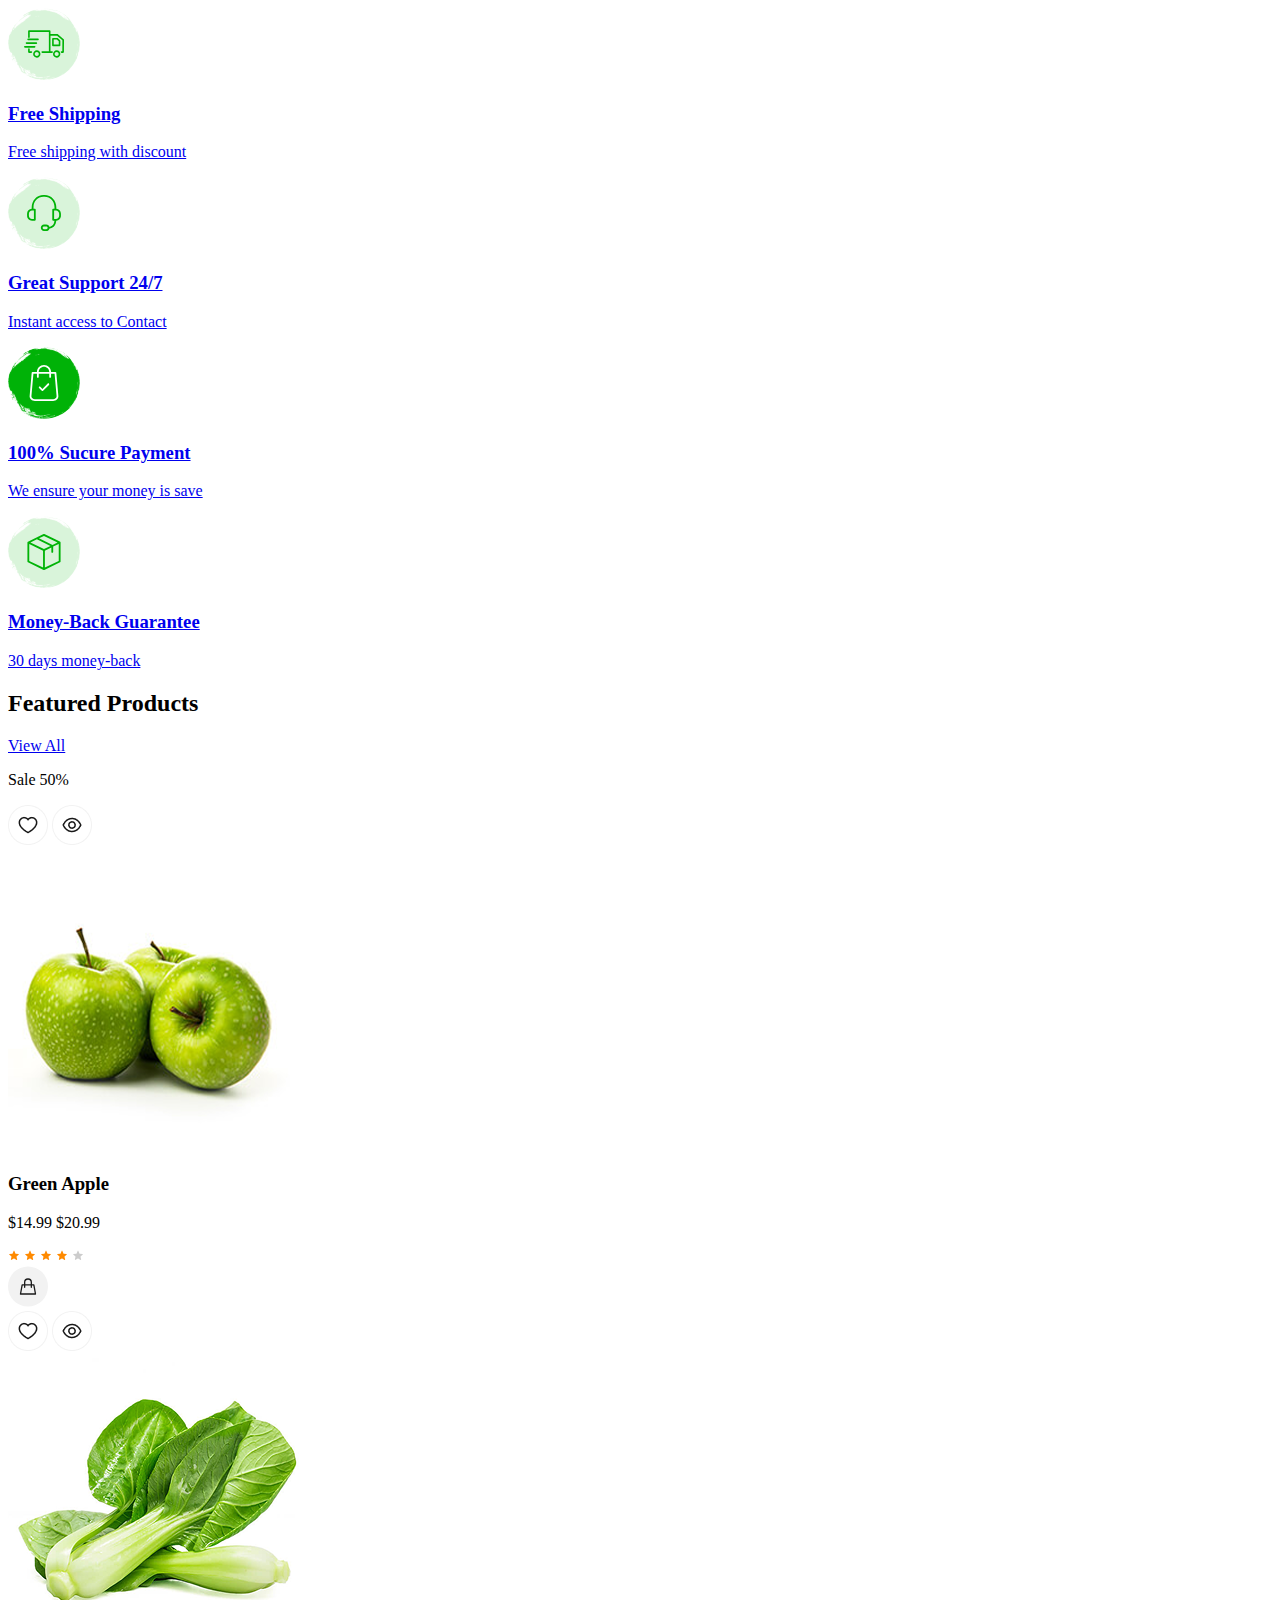
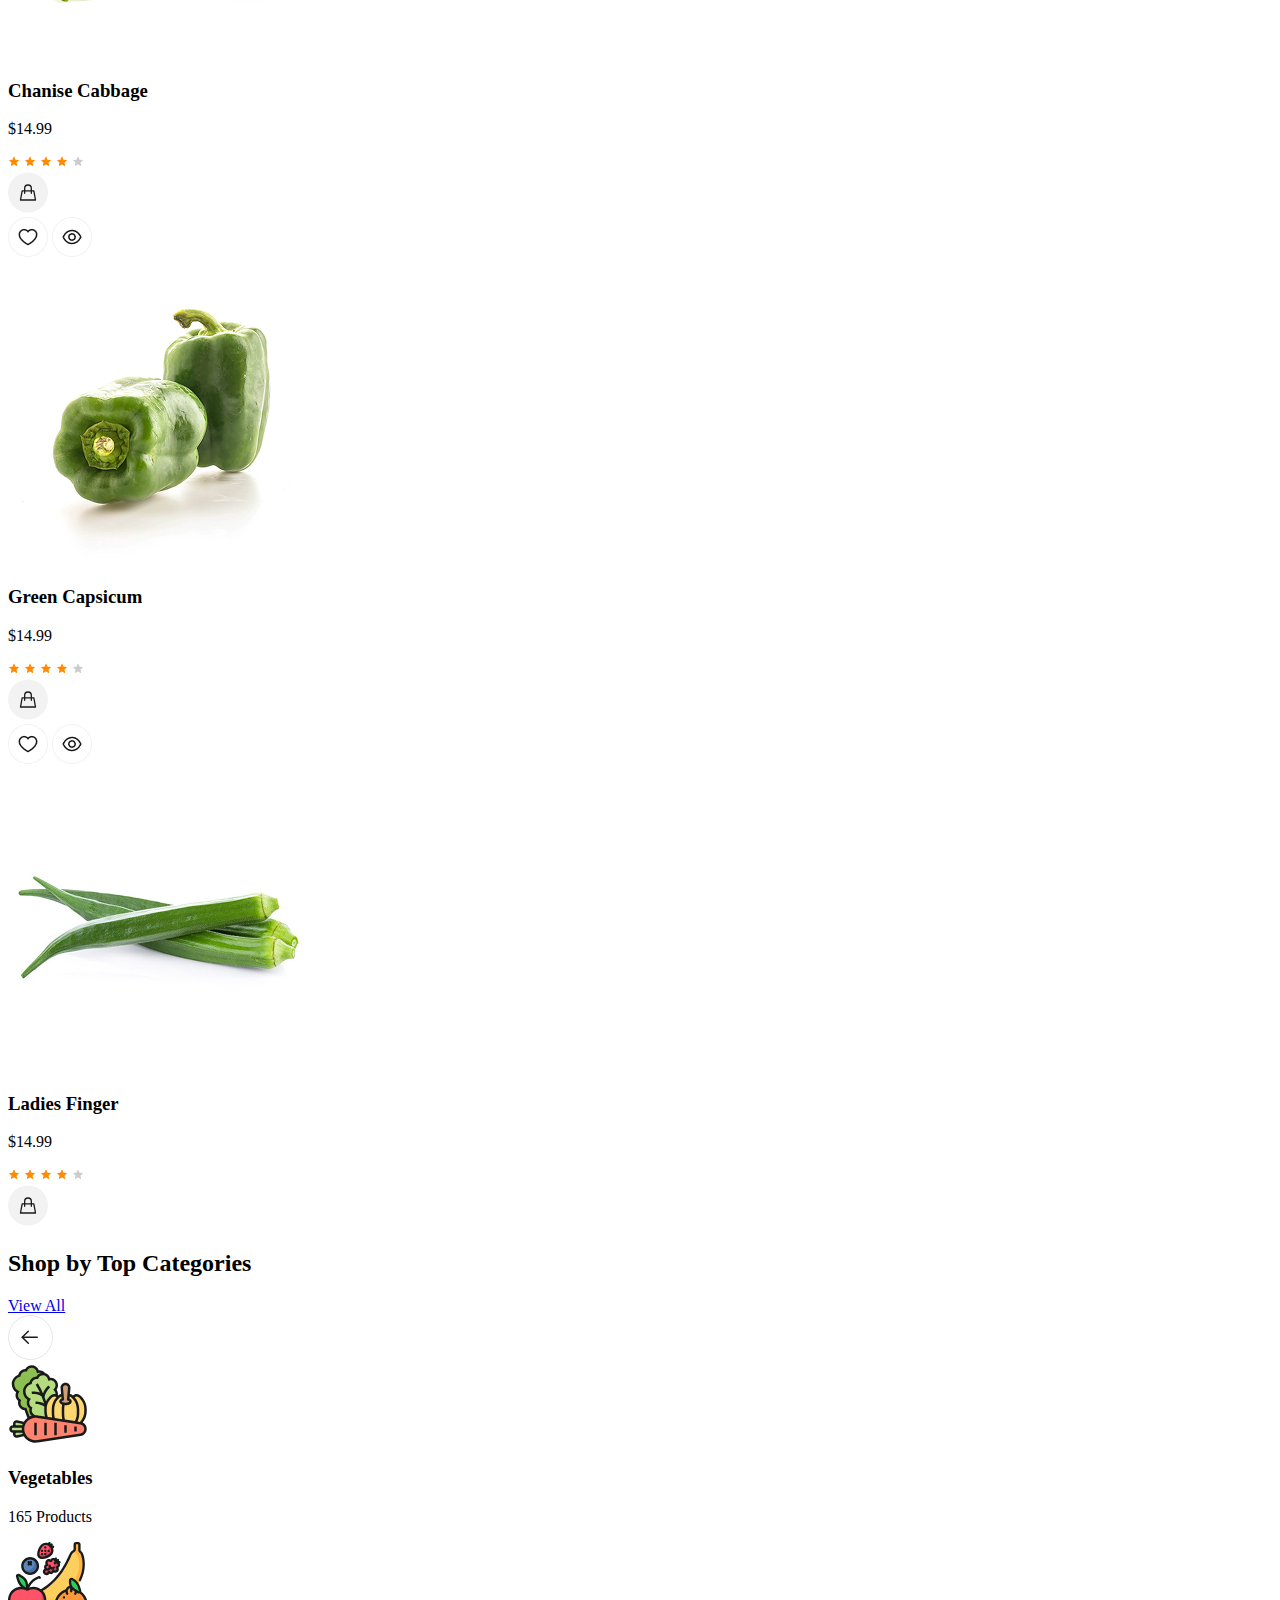
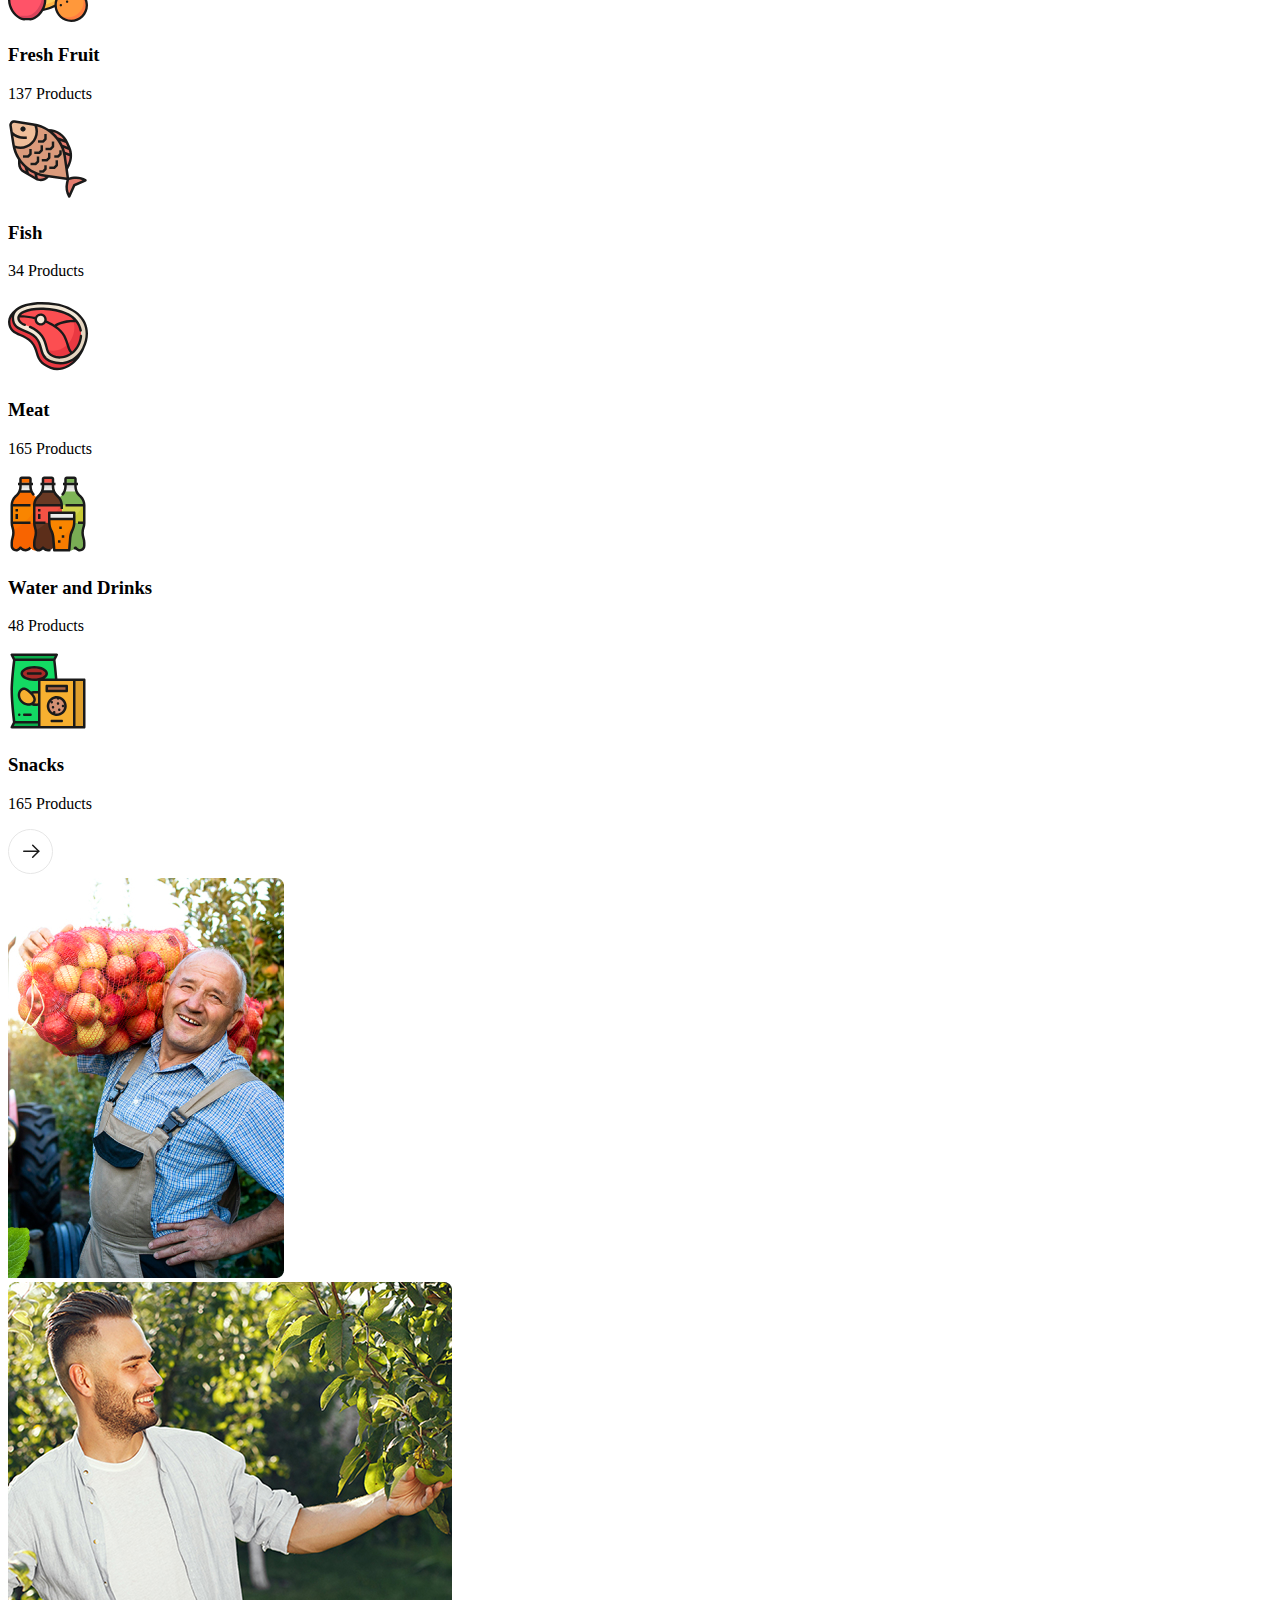
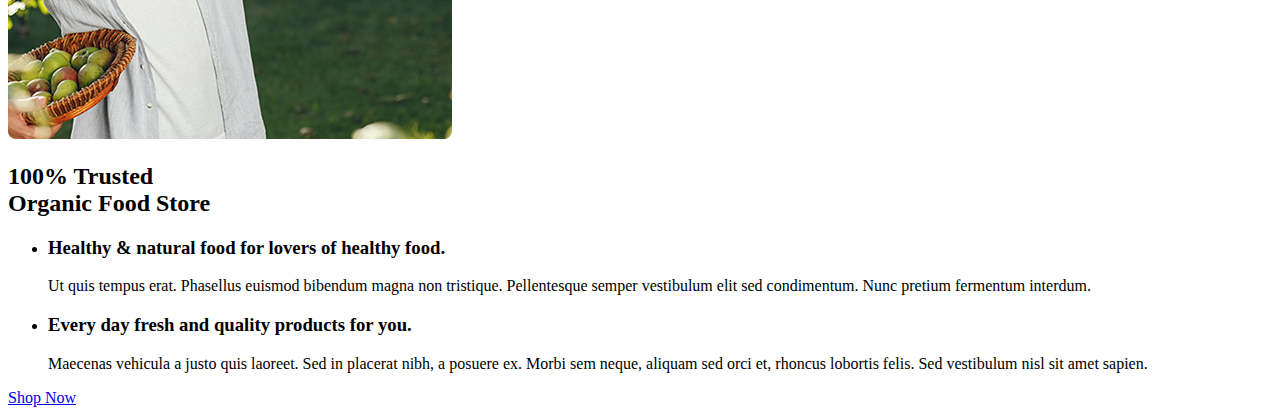
<file: lessons_09/index.html>
<!DOCTYPE html>
<html lang="en">
<head>
    <meta charset="UTF-8">
    <meta name="viewport" content="width=device-width, initial-scale=1.0">
    <title>Lesson_09</title>
</head>
<body>
    <div class="wrapper">
        <main class="main-task">
            <div class="features-information">
                <div class="features-container">
                    <div class="feature-list">
                        <a href="#" class="feature-link">
                            <img src="img/Icon-bus.svg" alt="icon bus">
                            <h3>Free Shipping</h3>
                            <p>Free shipping with discount</p>
                        </a>
                    </div>
                    <div class="feature-list">
                        <a href="#" class="feature-link">
                            <img src="img/headphones-icon.svg" alt="icon headphones">
                            <h3>Great Support 24/7</h3>
                            <p>Instant access to Contact</p>
                        </a>
                    </div>
                    <div class="feature-list">
                        <a href="#" class="feature-link">
                            <img src="img/Icon-bag.svg" alt="bag for purchases">
                            <h3>100% Sucure Payment</h3>
                            <p>We ensure your money is save</p>
                        </a>
                    </div>
                    <div class="feature-list">
                        <a href="#" class="feature-link">
                            <img src="img/money_box-icon.svg" alt="delivey box">
                            <h3>Money-Back Guarantee</h3>
                            <p>30 days money-back</p>
                        </a>
                    </div>
                </div>
            </div>
            <div class="features-products">
                <div class="features-products__container">
                        <div class="features-products__head">
                            <h2 class="product_head__title">Featured Products</h2>
                            <a class="product_head__link" href="#">View All</a>
                        </div>
                    <div class="product-card">
                        <div class="product-card__sale">
                            <p>Sale 50%</p>
                        </div>
                        <div class="product-card__icons">
                            <img src="img/heart_icon.png" alt="icon heart">
                            <img src="img/eye_icon.png" alt="icon eye">
                        </div>
                        <img src="img/green_apples.png" alt="Three green apples">
                        <div class="product-card__body">
                            <div class="product-card__content">
                                <h3 class="product-card__title">Green Apple</h3>
                                <p>$14.99 <span>$20.99</span></p>
                                <div class="product-card__rating">
                                    <img src="img/orange_star.svg" alt="stars of rating">
                                    <img src="img/orange_star.svg" alt="stars of rating">
                                    <img src="img/orange_star.svg" alt="stars of rating">
                                    <img src="img/orange_star.svg" alt="stars of rating">
                                    <img src="img/grey_star.svg" alt="stars of rating">
                                </div>
                            </div>
                            <a href="#" class="product-card__icon">
                                <img src="img/add_to_cart.svg" alt="bag for purchases">
                            </a>
                        </div>
                    </div>
                    <div class="product-card">
                        <div class="product-card__icons">
                            <img src="img/heart_icon.png" alt="icon heart">
                            <img src="img/eye_icon.png" alt="icon eye">
                        </div>
                        <img src="img/chanise_cabbage.png" alt="One chanise cabbage">
                        <div class="product-card__body">
                            <div class="product-card__content">
                                <h3 class="product-card__title">Chanise Cabbage</h3>
                                <p>$14.99</p>
                                <div class="product-card__rating">
                                    <img src="img/orange_star.svg" alt="stars of rating">
                                    <img src="img/orange_star.svg" alt="stars of rating">
                                    <img src="img/orange_star.svg" alt="stars of rating">
                                    <img src="img/orange_star.svg" alt="stars of rating">
                                    <img src="img/grey_star.svg" alt="stars of rating">
                                </div>
                            </div>
                            <a href="#" class="product-card__icon">
                                <img src="img/add_to_cart.svg" alt="bag for purchases">
                            </a>
                        </div>
                    </div>
                    <div class="product-card">
                        <div class="product-card__icons">
                            <img src="img/heart_icon.png" alt="icon heart">
                            <img src="img/eye_icon.png" alt="icon eye">
                        </div>
                        <img src="img/green_capsicum.png" alt="Two green capsicum">
                        <div class="product-card__body">
                            <div class="product-card__content">
                                <h3 class="product-card__title">Green Capsicum</h3>
                                <p>$14.99</p>
                                <div class="product-card__rating">
                                    <img src="img/orange_star.svg" alt="stars of rating">
                                    <img src="img/orange_star.svg" alt="stars of rating">
                                    <img src="img/orange_star.svg" alt="stars of rating">
                                    <img src="img/orange_star.svg" alt="stars of rating">
                                    <img src="img/grey_star.svg" alt="stars of rating">
                                </div>
                            </div>
                            <a href="#" class="product-card__icon">
                                <img src="img/add_to_cart.svg" alt="bag for purchases">
                            </a>
                        </div>
                    </div>
                    <div class="product-card">
                        <div class="product-card__icons">
                            <img src="img/heart_icon.png" alt="icon heart">
                            <img src="img/eye_icon.png" alt="icon eye">
                        </div>
                        <img src="img/ladies_finger.png" alt="Three ladies finger">
                        <div class="product-card__body">
                            <div class="product-card__content">
                                <h3 class="product-card__title">Ladies Finger</h3>
                                <p>$14.99</p>
                                <div class="product-card__rating">
                                    <img src="img/orange_star.svg" alt="stars of rating">
                                    <img src="img/orange_star.svg" alt="stars of rating">
                                    <img src="img/orange_star.svg" alt="stars of rating">
                                    <img src="img/orange_star.svg" alt="stars of rating">
                                    <img src="img/grey_star.svg" alt="stars of rating">
                                </div>
                            </div>
                            <a href="#" class="product-card__icon">
                                <img src="img/add_to_cart.svg" alt="bag for purchases">
                            </a>
                        </div>
                    </div>
                </div>
            </div>
            <div class="categories">
                <div class="categories__container">
                    <div class="categories__head">
                        <h2 class="category_head__title">Shop by Top Categories</h2>
                        <a class="category_head__link" href="#">View All</a>
                    </div>
                    <div class="categories__block">
                        <div class="categories-cards ">
                            <a href="#" class="categories-cards__arrow-back previous">
                                <img src="img/Arrow_back.svg" alt="icon arrow back" class="category_image">
                            </a>
                            <div class="category-card">
                                <img src="img/Vegetable.svg" alt="carrot pumpkin and cabbage" class="category-card__image">
                                <h3 class="category-card__name">Vegetables</h3>
                                <p>165 Products</p>
                            </div>
                            <div class="category-card">
                                <img src="img/fruits.svg" alt="banana apple orange" class="category-card__image">
                                <h3 class="category-card__name">Fresh Fruit</h3>
                                <p>137 Products</p>
                            </div>
                            <div class="category-card">
                                <img src="img/fish.svg" alt="one orange fish" class="category-card__image">
                                <h3 class="category-card__name">Fish</h3>
                                <p>34 Products</p>
                            </div>
                            <div class="category-card">
                                <img src="img/meat.svg" alt="one peace of meat" class="category-card__image">
                                <h3 class="category-card__name">Meat</h3>
                                <p>165 Products</p>
                            </div>
                            <div class="category-card">
                                <img src="img/soft-drink.svg" alt="lots of drinks" class="category-card__image">
                                <h3 class="category-card__name">Water and Drinks</h3>
                                <p>48 Products</p>
                            </div>
                            <div class="category-card">
                                <img src="img/snacks.svg" alt="cooky and chips" class="category-card__image">
                                <h3 class="category-card__name">Snacks</h3>
                                <p>165 Products</p>
                            </div>
                            <a href="#" class="categories-cards__arrow-forward next">
                            <img src="img/Arow_next.svg" alt="icon arrow next" class="category_image">
                            </a>
                        </div>
                    </div>
                </div>
            </div>
            <div class="trust-section trust">
                <div class="trust__container">
                    <div class="trust__image">
                        <img src="img/old_man.jpg" alt="happy old man hang apple sieve">
                    </div>
                    <div class="trust__image">
                        <img src="img/young_man.jpg" alt="happy young man picks up apple from a tree">
                    </div>
                    <div class="trust__content">
                        <h2 class="trust__title">100% Trusted <br> Organic Food Store</h2>
                        <ul class="trust__list">
                            <li>
                                <h3 class="trust__subtitle">Healthy & natural food for lovers of healthy food.</h3>
                                <p>Ut quis tempus erat. Phasellus euismod bibendum magna non tristique. Pellentesque semper vestibulum elit sed condimentum. Nunc pretium fermentum interdum. </p>
                            </li>
                            <li>
                                <h3 class="trust__subtitle">Every day fresh and quality products for you.</h3>
                                <p>Maecenas vehicula a justo quis laoreet. Sed in placerat nibh, a posuere ex. Morbi sem neque, aliquam sed orci et, rhoncus lobortis felis. Sed vestibulum nisl sit amet sapien.</p>
                            </li>
                        </ul>
                    </div>
                    <a href="#" class="trust__button">Shop Now</a>
                </div>
            </div>
        </main>
    </div>
</body>
</html>
</file>
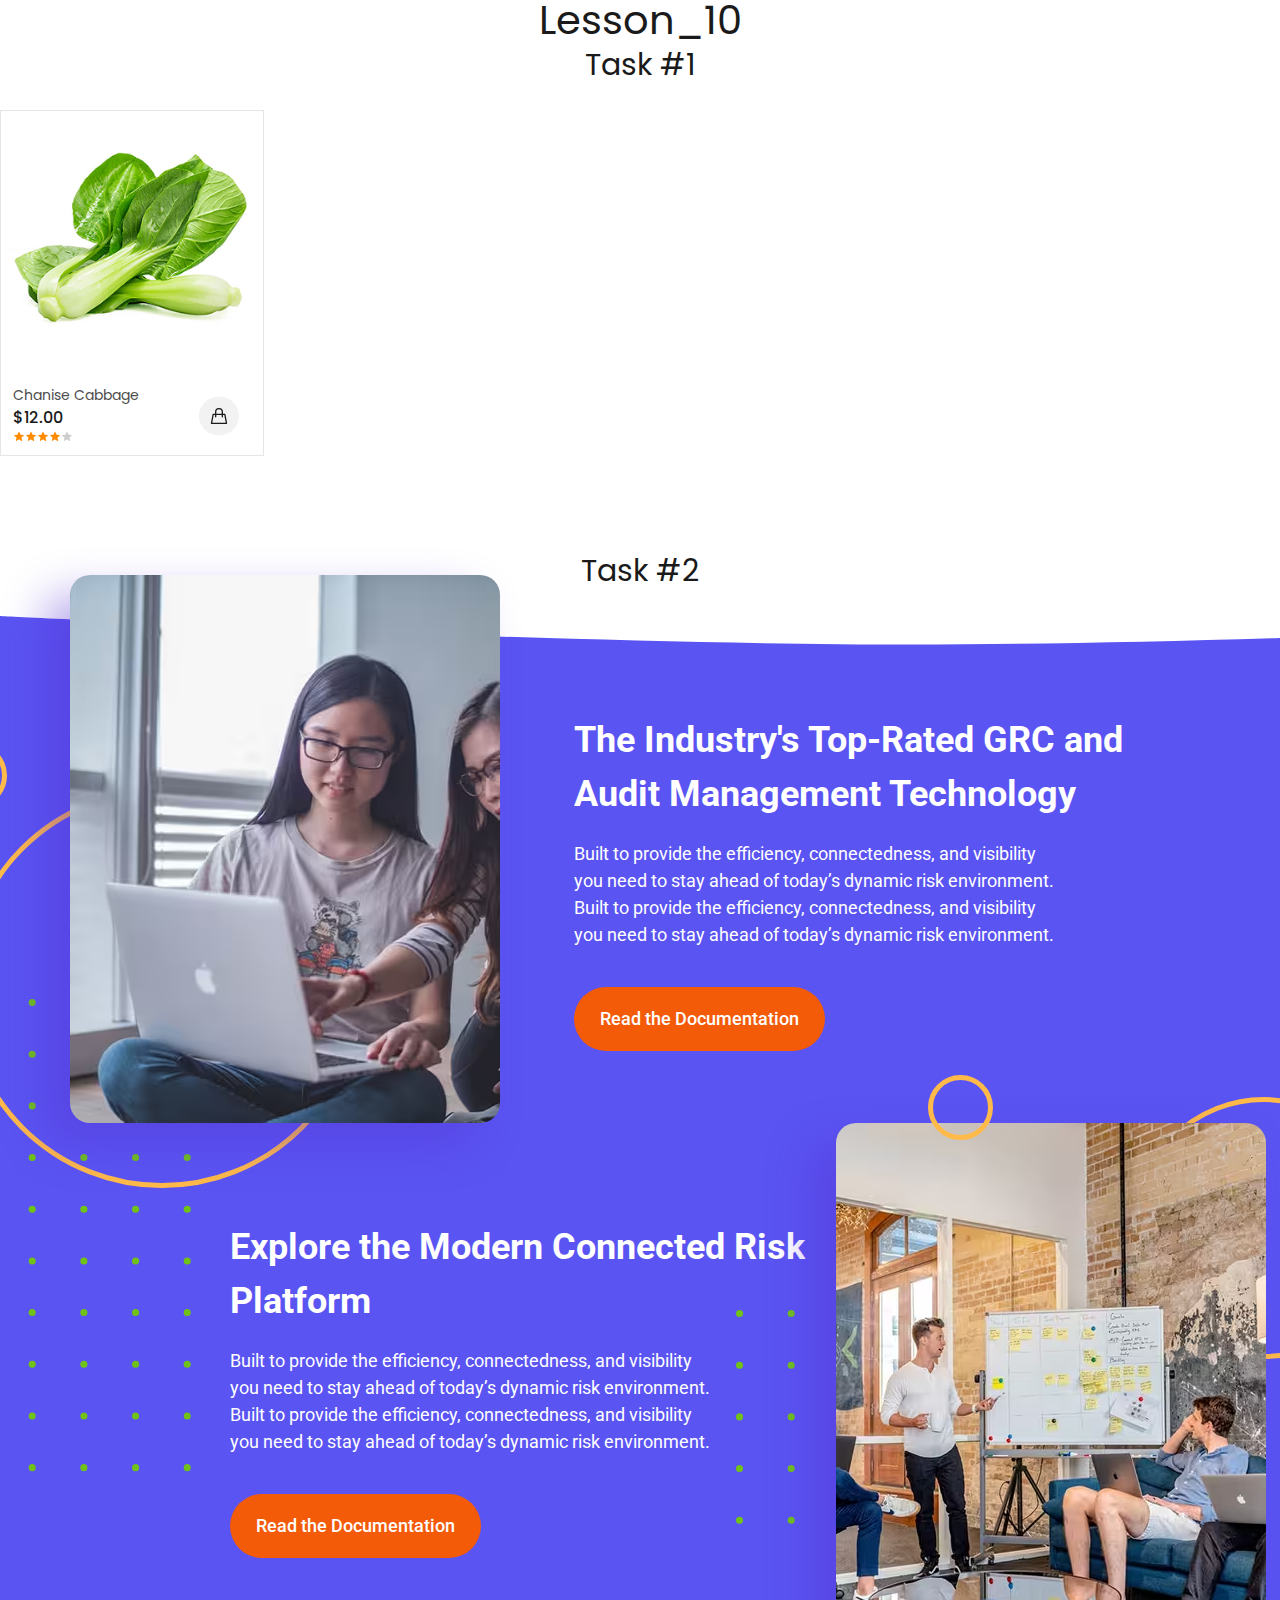
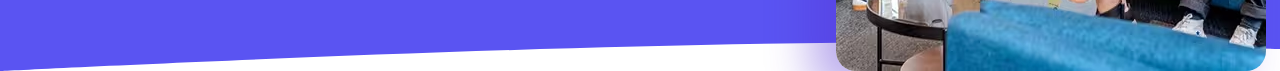
<file: lessons_10/index.html>
<!DOCTYPE html>
<html lang="en">
<head>
    <meta charset="UTF-8">
    <meta name="viewport" content="width=device-width, initial-scale=1.0">
    <link rel="stylesheet" href="styles/style.css">
    <title>Lesson_10</title>
</head>
<body>
    <header>
        <h1>Lesson_10</h1>
    </header>
    <main>
        <h2 class="head_info">Task #1</h2>
        <div class="container">
            <div class="product-card">
                <a href="#" class="product-card__image">
                    <img src="img/chanise_cabbage.png" alt="One chanise cabbage">
                </a>
                <div class="product-card__icons link-icons">
                    <a href="#" class="link-icons__heart link-heart">
                        <img src="img/heart_icon.svg" class="link-heart__item link-heart__item--standart" alt="icon heart">
                        <img src="img/heart_icon_hover.svg" class="link-heart__item link-heart__item--hover" alt="icon heart hover">
                        <img src="img/heart_icon_active.svg" class="link-heart__item link-heart__item--active" alt="icon heart active">
                    </a>
                    <a href="#" class="link-icons__eye link-eye">
                        <img src="img/eye_icon.svg" class="link-eye__item link-eye__item--standart" alt="icon eye">
                        <img src="img/eye_icon_hover.svg" class="link-eye__item link-eye__item--hover" alt="icon eye hover">
                    </a>
                </div>
                <div class="product-card__body">
                    <div class="product-card__content">
                        <h3 class="product-card__title">Chanise Cabbage</h3>
                        <p>$12.00</p>
                        <div class="product-card__rating">
                            <img src="img/orange_star.svg" alt="stars of rating">
                            <img src="img/orange_star.svg" alt="stars of rating">
                            <img src="img/orange_star.svg" alt="stars of rating">
                            <img src="img/orange_star.svg" alt="stars of rating">
                            <img src="img/grey_star.svg" alt="stars of rating">
                        </div>
                    </div>
                    <a href="#" class="product-card__icon icon">
                        <img src="img/add_to_cart.svg" class="icon__item icon__item--default" alt="bag for purchases">
                        <img src="img/add_to_cart_green.svg" class="icon__item icon__item--hover-light" alt="bag for purchases hover">
                        <img src="img/add_to_cart_dark_green.svg" class="icon__item icon__item--hover-dark" alt="bag for purchases hover dark">
                    </a>
                </div>
            </div>
        </div>
        <h2 class="head_info">Task #2</h2>
        <div class="bussines-section">
            <div class="bussines-section__container">
                <div class="bussines-section__group">
                    <div class="bussines-section__image image">
                        <img src="img/image-1.avif" class="image__main" alt="Two women speak each other">
                    </div>
                    <div class="bussines-section__content content">
                        <p class="content__title">The Industry's Top-Rated GRC and Audit Management Technology</p>
                        <p class="content__subtitle">Built to provide the efficiency, connectedness, and visibility you need to stay ahead of today’s dynamic risk environment. Built to provide the efficiency, connectedness, and visibility you need to stay ahead of today’s dynamic risk environment.</p>
                        <a href="#" class="content__button button-general">Read the  Documentation</a>
                    </div>
                </div>
                <div class="bussines-section__info">
                    <div class="bussines-section__content content">
                        <p class="content__title">Explore the Modern Connected Risk Platform</p>
                        <p class="content__subtitle">Built to provide the efficiency, connectedness, and visibility you need to stay ahead of today’s dynamic risk environment. Built to provide the efficiency, connectedness, and visibility you need to stay ahead of today’s dynamic risk environment.</p>
                        <a href="#" class="content__button button-general">Read the  Documentation</a>
                    </div>
                    <div class="bussines-section__image image">
                        <img src="img/image-2.avif" class="image__main" alt="Some group of people listen bussines coach">
                    </div>
                </div>
            </div>
        </div>
    </main>
</body>
</html>
</file>
<file: lessons_03/styles/style.css>
@import url("reset.css");
*{
    color: brown;
}
h1{
    color: yellowgreen;
}
h2{
    color: firebrick;
}
a{
    color: navy;
}
a.first_link{
    color: fuchsia;
}
.article p{
    color: red;
}
.article .text{
    color: darkcyan;
}
.article span{
    color: gold;
}
.links_info.links_page{
    color: hotpink;
}
.links_info .links_up{
    color: darkgoldenrod;
}
.list .item{
    color: aquamarine;
}
.article_test > p {
	color: gray;
}
.article_test2 + p {
    color: blue;
}
.article_test3 p {
    color: black;
}
#special_color{
    color: darkkhaki;
}
[class*="es"] {
    color: coral;
}
</file>
<file: lessons_04/styles/style.css>
@import url("reset.css");
@import url("fonts.css");

body{
    font-family: "KoPubBatang" serif;
    font-size: 15px;
	color: #2c2c2c;
}
.title {
	font-size: 20px;
}
.first_block>p{
    font-style: italic;
    word-spacing: 5px;
    white-space: nowrap;
    color: aqua;
    text-transform: lowercase;
    text-align: justify;
    text-decoration: underline;
    text-decoration-style: dotted;
}
.name_of_flower{
    color: navajowhite;
    font-weight: bold;
    text-align: center;
    text-shadow: 5px 5px 2px greenyellow;
    text-transform: uppercase;
}
.second_block{
    color: blue;
    font-style: oblique;
    line-height: 1.2px;
    word-spacing: 15px;
}
.container-text{
    font-family: Poppins cursive;
    color: #808080;
    font-size: 18px;
    font-weight: 400;
}
.text_general{
    text-align: right;
}
.trird_block{
    text-decoration: underline;
    text-decoration-style:wavy;
    text-transform: capitalize;
}
.text_decoration{
    text-decoration: line-through;
    text-decoration-color: red;
}
p{
    line-height: 1.37;
}
ul{
    letter-spacing:10px;
    text-shadow: 2px 3px 2px gold;
    font-weight: 700;
}
a{
    text-decoration: underline;
    color: hotpink;
}
</file>
<file: lessons_05/styles/styles.css>
@import url("reset.css");
@import url("fonts.css");
@import url("https://fonts.googleapis.com/css?family=Montserrat:regular,700&display=swap");

body{
    font-family: "Montserrat", sans-serif;
}
h1{
    display: inline-block;
    padding-right: 50px;
}
a{
    color: blue;
}
.header{
    width: 1000px;
    margin: 0 auto;
    padding: 25px 0;
}
.navigation{
    display: inline-block;
}
.navigation .nav_item{
    display: inline-block;
    padding-right: 25px;
    vertical-align: middle;
}
.hometask{
    background: #231F8B;
    padding: 112px 0 100px;
}
.adventages{
    padding: 0 15px;
    max-width: 1510px;
    margin: 0 auto;
}
.advantages_wraper{
    max-width: 1050px;
    margin: 0 auto;
}
.advantages_information{
    margin-bottom: 70px;
    max-width: 765px;
}
.adventages_subtitle{
    color: #5A54F2;
    font-size: 14px;
    font-weight: 700;
    line-height: 24px;
    letter-spacing: 0.2px;
    margin-bottom: 10px;
}
.adventages_title{
    color: #FFF;
    font-family: 'Circular Std';
    font-size: 36px;
    font-weight: 700;
    margin-bottom: 10px;
}
.adventages_text{
    color:  #FFF;
    font-family: 'Circular Std';
    font-size: 14px;
    font-weight: 450;
    line-height: 20px; /* 142.857% */
    letter-spacing: 0.2px;
}
.cards{
    margin-left: -15px;
    margin-right: -15px;
    font-size: 0;
}
.card{
    display: inline-block;
    vertical-align: top;
    font-size: 16px;
    width: 25%;
    padding: 0 15px;
}
.cards_main{
    padding: 34px 40px;
    box-shadow: 0px 13px 19px 0px rgba(0, 0, 0, 0.07);
    background: #FFF;
}
.card_img{
    margin-bottom: 20px;
}
.card_space{
    width: 50px;
    height: 2px;
    background-color: #E74040;
    margin-bottom: 20px;
}
.card_title{
    color: #252B42;
    font-family: 'Circular Std';
    font-size: 16px;
    font-weight: 700;
    line-height: 24px;
    letter-spacing: 0.1px;
    margin-bottom: 20px;
}
.card_text{
    color: #737373;
    font-size: 14px;
    font-weight: 400;
    line-height: 20px; 
    letter-spacing: 0.2px;
}
.second{
    margin-top: 48px;
}
.third .cards_main{
    background: #5A54F2;
}
.third .card_title{
    color: #FFF;
}
.third .card_text{
    color: #FFF;
}
.third .card_space{
    background-color: #fff;
}
.fourth{
    margin-top: 48px;
}
/* ------------------------------ */

.second_task{
    color: green;
    font-size: 20px;
    margin-top: 20px;
}
.head_name{
    color: #252B42;
    text-align: center;
    margin-bottom: 20px;
}
.first_test{
    overflow: scroll;
    height: 50px;
}
.second_test{
    overflow: clip;
    text-align: center;
    margin-top: 10px;
}
.third_test{
    overflow: hidden;
}
.fourth_test{
    overflow: auto;
}
</file>
<file: lessons_06/styles/style.css>
@import url("reset.css");
@import url("https://fonts.googleapis.com/css?family=Poppins:regular&display=swap");
@import url("https://fonts.googleapis.com/css?family=Montserrat:regular,700&display=swap");
body{
    color: #808080;
    font-family: Poppins;
    font-size: 14px;
    font-style: normal;
    font-weight: 400;
    line-height: 150%;
}
/* Ecobazar section */
.wrapper{
    overflow: clip;
	min-height: 100%;
    margin-top: 40px;
}
.ecobazar{
    max-width: 648px;
    margin: 0 auto;
    padding: 0 20px;
    margin-bottom: 40px;
}
.general_text p+p{
    margin-top: 24px;
    margin-bottom: 20px;
    width: 648px;
    display: inline-block;
}
.main_list{
    margin-bottom: 20px;
}
.list_item{
    margin-bottom: 14px;
    padding-left: 28px;
    min-height: 20px;
    background: url(../img/Check.svg) no-repeat 0 0;
}

/* Hydra section */

.hydra{
    background: #302C42;
    color: rgba(255, 255, 255, 0.95);
    font-family: Montserrat;
    line-height: normal;
    font-style: normal;
}
.main_hydra{
    width: 1272px;
    margin: 0 auto;
    padding: 20px 10px;
}
.contact_links{
    padding: 20px 40px;
    border-radius: 90px;
    background: radial-gradient(2900.76% 50.13% at 50% 53.89%, rgba(58, 52, 86, 0.95) 0%, #211E2E 100%);
    box-shadow: 0px 4px 4px 0px rgba(192, 183, 232, 0.01);
    margin-bottom: 60px;
    height: 167px;
}
.contact_item{
    display: inline-block;
    max-width: 1272px;
}
.contact_items{
    margin: 0 -20px;
}
.contact-item {
    display: inline-block;
}
.first{
    text-align: left;
    padding: 30px 20px;
}
.second{
    text-align: center;
    border-left: 1px solid rgba(192, 183, 232, 0.33);
    border-right: 1px solid rgba(192, 183, 232, 0.33);
    padding: 30px 70px 30px 30px;
}
.third{
    text-align: right;
    padding: 30px 20px 30px 40px;
}
.image_info{
    width: 70px;
    height: 70px;
    display: inline-block;
    text-align: right;
    vertical-align: middle;
    margin-right: 20px;
}
.text_info{
    display: inline-block;
    text-align: left;
    vertical-align: middle;
}
.text_info a{
    font-size: 24px;
    font-weight: 700;
}
.text_info p{
    font-size: 14px;
    font-weight: 400;
}
.about_section{
    text-align: center;
    background: url(../img/Vector1.svg) no-repeat top center,
                url(../img/Vector2.svg) no-repeat bottom center;
}
.about_main{
    vertical-align: top;
}
.hydra_content{
    display: inline-block;
    text-align: left;
    max-width: 630px;
    padding: 50px 108px 70px 84px;
}
.about_title{
    font-size: 36px;
    font-weight: 700;
    margin-bottom: 5px;
}
.about_subtitle{
    font-size: 36px;
    font-weight: 300;
    margin-bottom: 42px;
}
.about_text{
    font-family: Montserrat;
    font-size: 16px;
    font-weight: 400;
    margin-bottom: 28px;
}
.img_man{
    max-width: 546px;
    border-radius: 240px 100px;
}
.contact_button{
    border-radius: 40px;
    background: linear-gradient(90deg, #8176AF 0%, #C0B7E8 100%);
    width: 214px;
    height: 48px;
    font-size: 12px;
    font-weight: 700;
    color: #343045;
    padding: 17px 40px;
}
</file>
<file: lessons_07/styles/style.css>
@import url('reset.css');

@import url("https://fonts.googleapis.com/css?family=Inter:regular,600,700&display=swap");

body{
    font-family: Inter;
    font-weight: 400;
}
.card_section{
    background-color: #412672;
    padding-top: 61px;
    padding-bottom: 102px;
}
.container{
    margin: 0 auto;
    max-width: 1230px;
}
.header{
    color: #FFF;
    font-size: 38px;
    line-height: 1.2;
    margin-bottom: 31px;
    max-width: 505px;
}
.professional{
    font-weight: 700;
}
.card_img{
    width: 347px;
    margin-bottom: 16px;
}
.cards p:nth-child(3){
    color: #4F4F4F;
    font-size: 15px;
    line-height: 1.27;
    margin-bottom: 16px;
    min-height: 76px;
}
.cards p:first-of-type{
    font-size: 22px;
    font-weight: 600;
}
.cards_items{
    background: #FFF;
    display: inline-block;
    padding: 20px;
    max-width: 387px;
    background: #fff;
    box-shadow: 0px 384px 108px 0px rgba(0, 0, 0, 0),
    0px 246px 98px 0px rgba(0, 0, 0, 0.01),
    0px 138px 83px 0px rgba(0, 0, 0, 0.05),
    0px 62px 62px 0px rgba(0, 0, 0, 0.09), 0px 15px 34px 0px rgba(0, 0, 0, 0.1);
    min-height: 476px;
    margin-right: 20px;
}
.cards_items p{
    margin-bottom: 16px;
}
.cards_items:hover{
    background-color: #FFBE48;
}
.cards_items a{
    color: #FE3F3F;
    font-size: 15px;
    line-height: 1.27;
}
.cards_items a:hover{
    text-decoration: underline;
}
/* ---------------- */
.list_section{
    margin-top: 153px;
}
.about_title{
    max-width: 518px;
    line-height: 1.2;
}
.main_title{
    color: #412672;
    font-weight: 400;
}
.main_title h2{
    font-size: 34px;
    margin-bottom: 20px;
}
.main_title:first-child{
    margin-bottom: 20px;
}
span{
    font-size: 34px;
    font-weight: 700;
}
.about_info{
    font-size: 22px;
}
.list_about{
    color: #4F4F4F;
    font-size: 20px;
}
.list_about_item{
    margin-bottom: 20px;
}
.list_about_item::before{
    content: "";
    width: 29px;
    height: 29px;
    background: url(../img/check.svg) 0 0 no-repeat;
    vertical-align: middle;
    margin-right: 15px;
}
/* ------------------ */
.game_section{
    margin-top: 137px;
    background-color: aqua;
}
.game_inner{
    padding: 25px 0;
}
.game_tittle{
    font-size: 30px;
    text-align: center;
    color: slateblue;
}
.game_layers *{
    background-color: #FE3F3F;
}
.game_layers :not(:first-child){
    visibility: hidden;
}
.game_layers >:hover +*,
.game_layers >:hover{
    visibility: visible;
}
.game_start{
    width: 100px;
    height: 30px;
    padding: 5px;
    font-size: 20px;
    color: #fff;
    background-color: hotpink;
    text-align: center;
}
.game_end{
    width: 100px;
    height: 35px;
    background-color: rebeccapurple;
    text-align: center;
    padding: 5px;
}
[class*="layer-"]{
    text-align: center;
}
.layer-01{
    width: 30px;
    height: 50px;
    margin-left: 30px;
}
.layer-02 {
	width: 20px;
	height: 50px;
	margin-left: 35px;
}
.layer-03 {
	width: 150px;
	height: 30px;
	margin-left: 35px;
}
.layer-04 {
	width: 30px;
	height: 100px;
	margin-left: 155px;
}
.layer-05 {
	width: 300px;
	height: 30px;
	margin-left: 155px;
}
.layer-06 {
	width: 20px;
	height: 100px;
	margin-left: 435px;
}
.layer-07 {
	width: 200px;
	height: 20px;
	margin-left: 435px;
}
.layer-08 {
	width: 40px;
	height: 100px;
	margin-left: 595px;
}
.layer-09 {
	width: 200px;
	height: 40px;
	margin-left: 435px;
}
.layer-10 {
	width: 20px;
	height: 60px;
	margin-left: 435px;
}
.game_end{
    width: 200px;
	height: 60px;
	margin-left: 435px;
}
</file>
<file: lessons_08/styles/style.css>
@import url(reset.css);

body{
    background: linear-gradient(90deg,rgba(181, 173, 16, 1) 0%, rgba(121, 9, 80, 1) 50%, rgba(255, 0, 251, 1) 100%);
    color: #fff;
    font-size: 25px;
}
h1{
    color: dodgerblue;
    font-size: 45px;
    padding: 20px;
    text-align: center;
}
.container{
    max-width: 1230px;
    margin: 0 auto;
}
.photos_icons{
    background: palevioletred;
    padding: 20px;
}
.item:not(last-child){
    margin-bottom: 20px;
}
.man_in_glasses{
    border-radius: 151px 0 151px 0 ;
}
</file>
<file: lessons_10/styles/style.css>
@import url('reset.css');
@import url('https://fonts.googleapis.com/css2?family=Poppins:wght@400;500&display=swap');
@import url('https://fonts.googleapis.com/css2?family=Roboto:wght@400;500;700&display=swap');
body{
    font-family: Poppins;
    font-size: 14px;
    font-weight: 400;
    color: #1a1a1a;
}
h1{
    font-size: 40px;
    text-align: center;
    margin-bottom: 10px;
}
.head_info{
    font-size: 30px;
    text-align: center;
    margin-bottom: 30px;
}
img{
    max-width: 100%;
    vertical-align: middle;
}
.container{
    max-width: 1310px;
    margin: 0 auto;
    margin-bottom: 100px;
}
.product-card{
    position: relative;
    max-width: 264px;
    border: 1px solid #E6E6E6;
}
.product-card:hover{
    border-color: #2C742F;
    box-shadow: 0px 0px 12px 0px rgba(32, 181, 38, 0.32);
}
.product-card__image{
    padding: 5px;
    position: relative;
    display: block;
    overflow: hidden;
}
.link-icons > *:not(:last-child){
    margin-bottom: 6px;
}
.link-heart,
.link-eye{
    display: block;
    width: 40px;
    height: 40px;
    position: relative;
    overflow: hidden;
}
.link-heart__item,
.link-eye__item{
    position: absolute;
    top: 0;
    left: 0;
    width: 100%;
    height: 100%;
    object-fit: contain;
}
.link-heart__item--standart,
.link-eye__item--standart{
    opacity: 0;
    visibility: hidden;
}
.link-heart__item--hover,
.link-eye__item--hover,
.link-heart__item--active{
    opacity: 0;
    visibility: hidden;
}
.product-card:hover .link-heart__item--standart,
.product-card:hover .link-eye__item--standart{
    opacity: 1;
    visibility: visible;
}
.link-heart:hover .link-heart__item--hover,
.link-eye:hover .link-eye__item--hover{
    opacity: 1;
    visibility: visible;
}
.link-heart:active .link-heart__item--active{
    opacity: 1;
    visibility: visible;
}
.product-card__icons{
    position: absolute;
    top: 15px;
    right: 15px;
}
.product-card_main{
    max-width: 254px;
    height: 327px;
}
.product-card__content p{
    font-size: 16px;
    font-weight: 500;
    line-height: 1.5;
}
.product-card__body{
    padding: 12px;
    font-size: 0;
}
.product-card__title{
    color: #4D4D4D;
    font-size: 14px;
    line-height: 1.5;
}
.product-card:hover .product-card__title{
    color: #2C742F;
}
.product-card__content{
    display: inline-block;
    margin-right: 60px;
}
.product-card__icon{
    width: 40px;
    height: 40px;
    position: relative;
    display: inline-block;
    vertical-align: top;
    padding-top: 11px;
}
.icon__item{
    width: 40px;
    height: 40px;
    object-fit: contain;
}
.icon__item--hover-light,
.icon__item--hover-dark{
    opacity: 0;
    visibility: hidden;
    position: absolute;
    left: 0;
    top: 11px;
}
.product-card:hover .icon__item--default{
    opacity: 0;
    visibility: hidden;
}
.product-card:hover .icon__item--hover-light{
    opacity: 1;
    visibility: visible;
}
.icon:hover .icon__item--hover-light {
    opacity: 0;
    visibility: hidden;
}
.icon:hover .icon__item--hover-dark{
    opacity: 1;
    visibility: visible;
}
/* Bussines section */
.bussines-section{
    position: relative;
    background: url('../img/background_blue.svg') no-repeat;
    background-size: cover;
}
.bussines-section__container{
    max-width: 1530px;
    position: relative;
    margin: 0 auto;
}
.bussines-section__info{
    margin-left: 230px;
}
.content{
    color: #FFF;
    font-size: 18px;
    font-family: Roboto;
    display: inline-block;
}
.image__main{
    border-radius: 20px;
    box-shadow: -25px 20px 44px 0px rgba(84, 48, 209, 0.40);
}
.bussines-section__group:not(:last-child)::before{
    position: absolute;
    content: "";
    background: url('../img/dots-vertical.svg') no-repeat center;
    top: 35%;
    left: -2%;
    width: 220px;
    height: 500px;
}
.bussines-section__info::after{
    background: url('../img/dots-horizontal.svg') no-repeat center;
    position: absolute;
    content: "";
    right: 4.5%;
    top: 61.7%;
    width: 500px;
    height: 300px;
}
.bussines-section__image{
    max-width: 430px;
    z-index: 3;
    vertical-align: top;
    display: inline-block;
    position: relative;
}
.bussines-section__image:not(:last-child){
    margin: -41px 70px 0 70px;
}
.bussines-section__image::before{
    content: "";
    position: absolute;
    width: 65px;
    height: 65px;
    border-radius: 50%;
    border: 5px solid #FFBA49;  
}
.bussines-section__image:not(:last-child)::after{
    position: absolute;
    z-index: -1;
    content: "";
    border-radius: 50%;
    border: 5px solid #FFBA49; 
    left: -108px;
    top: 213px;
    width: 400px;
    height: 400px; 
}
.bussines-section__image:not(:last-child)::before{
    left: -128px;
    top: 168px;
}
.bussines-section__image:last-child::before{
    top: -48px;
    left: 92px;
}
.bussines-section__image:last-child::after{
    position: absolute;
    z-index: -1;
    content: "";
    border-radius: 50%;
    border: 5px solid #FFBA49;
    top: -26px;
    left: 297px;
    width: 262px;
    height: 262px;
}
.bussines-section__content{
    max-width: 602px;
    display: inline-block;
    padding-top: 97px;
    vertical-align: middle;
}
.content__title{
    font-size: 36px;
    font-weight: 700;
    line-height: 1.5;
    margin-bottom: 19px;
}
.content__subtitle{
    font-weight: 400;
    line-height: 1.5;
    margin-bottom: 39px;
    max-width: 480px;
}
.content__button{
    text-align: center;
    font-weight: 500;
    line-height: 1.12;
    max-width: 256px;
    height: 64px;
    border-radius: 60px;
    background: #F35B09;
    padding: 22px 26px;
}
.content__button:hover{
    background-color: #4D4D4D;
}
.bussines-section__info{
    display: inline-block;
}
</file>
